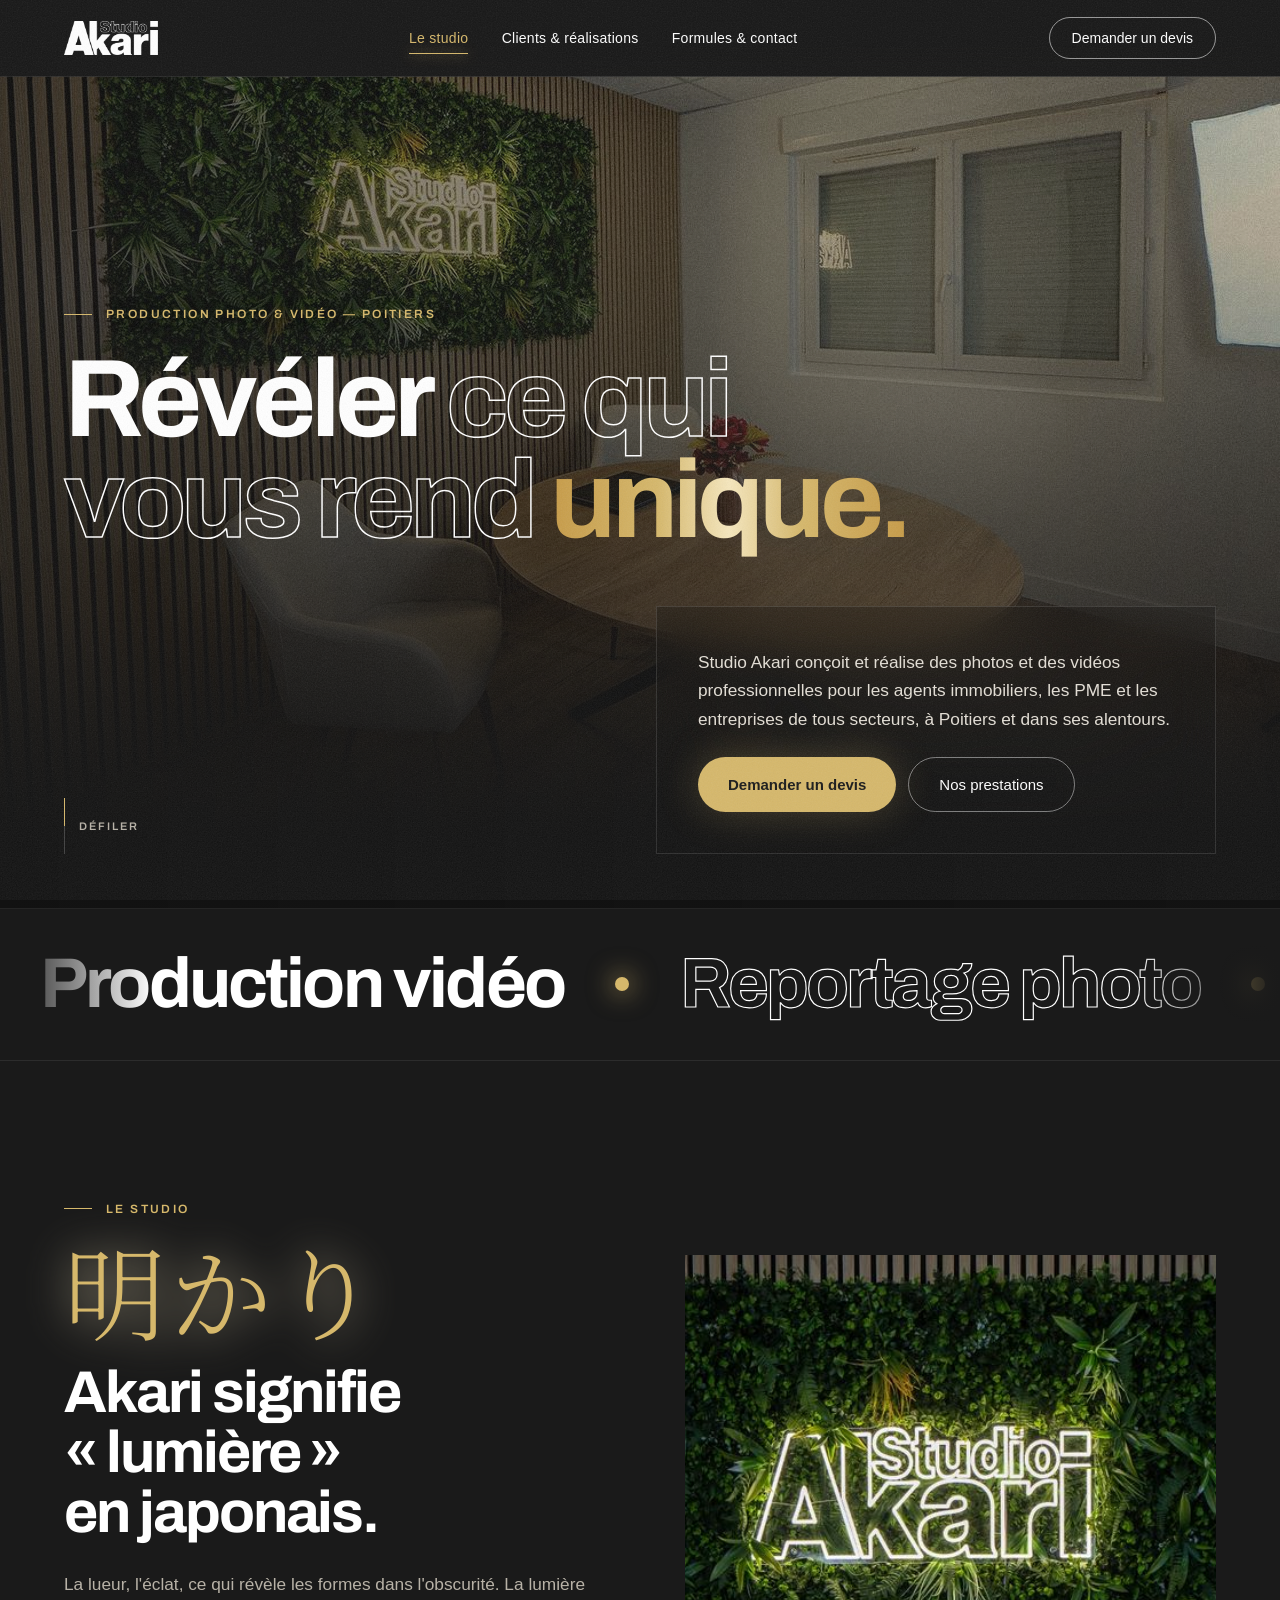
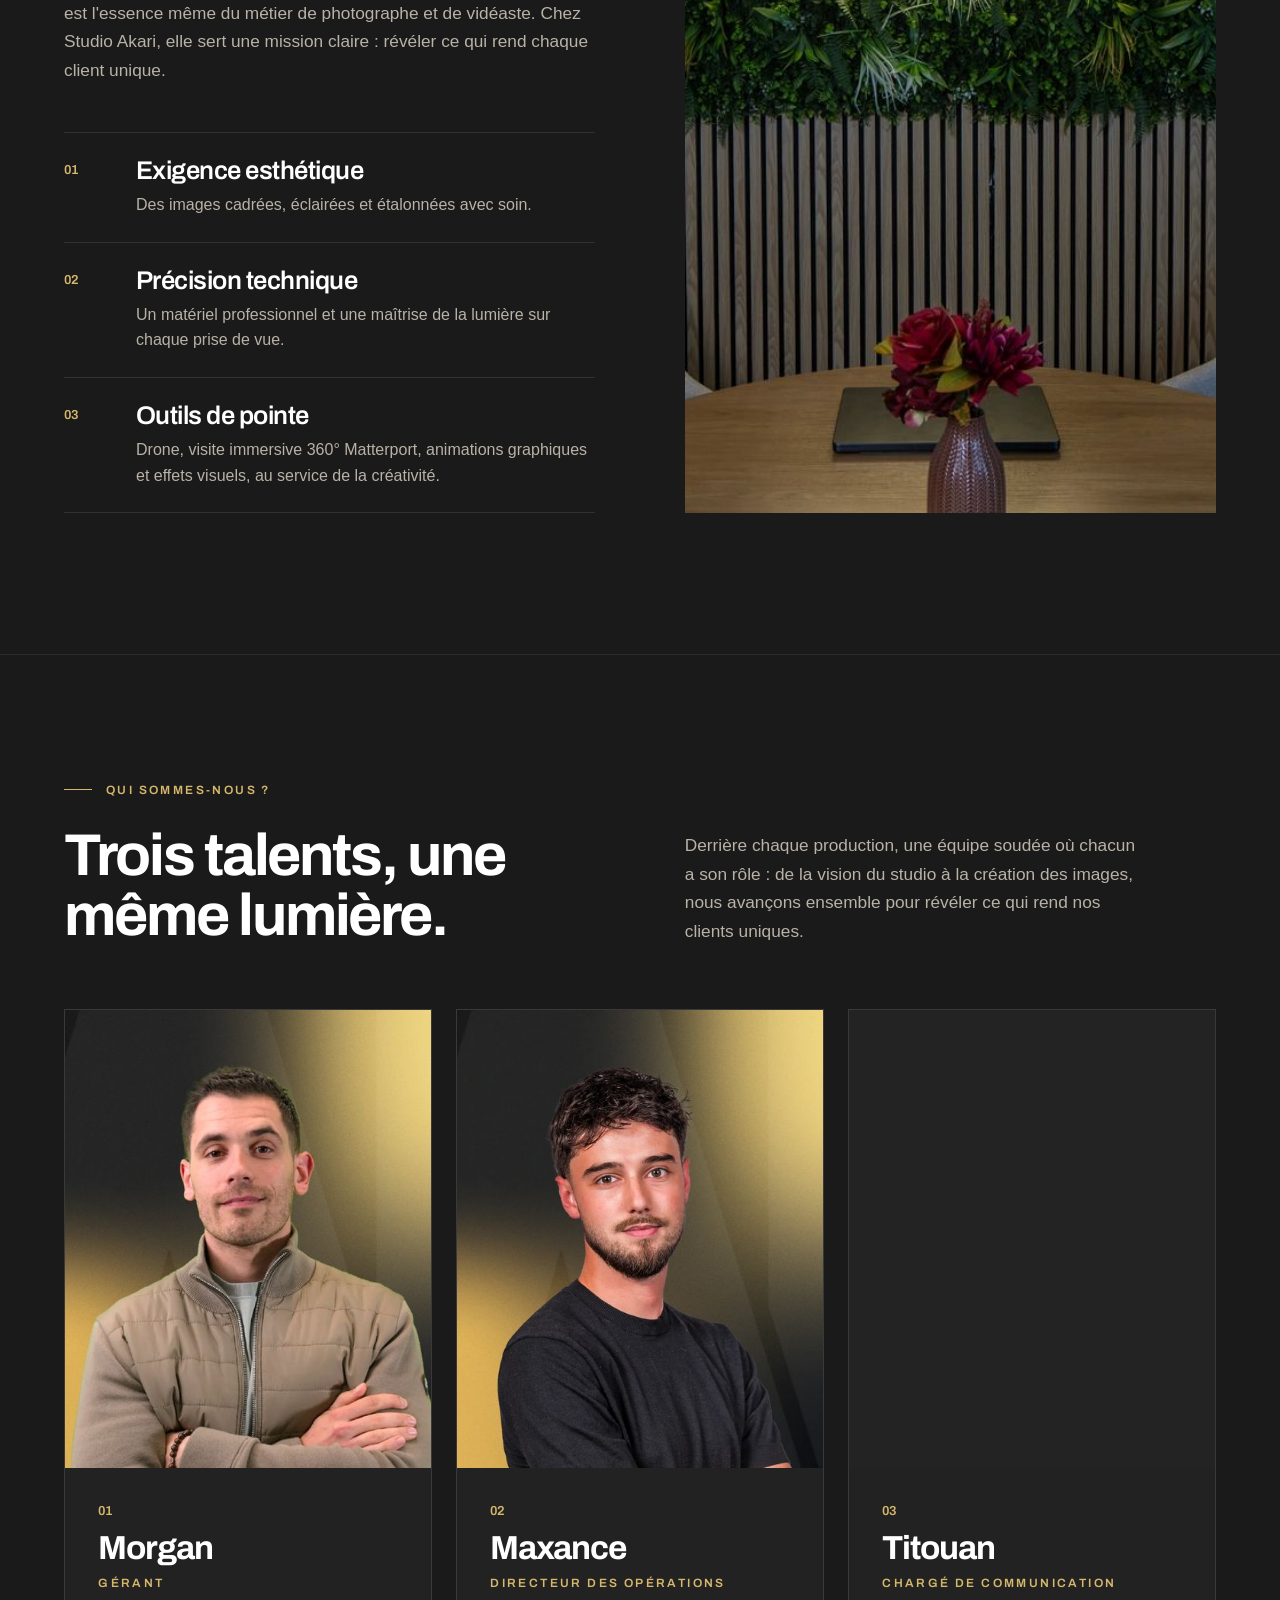
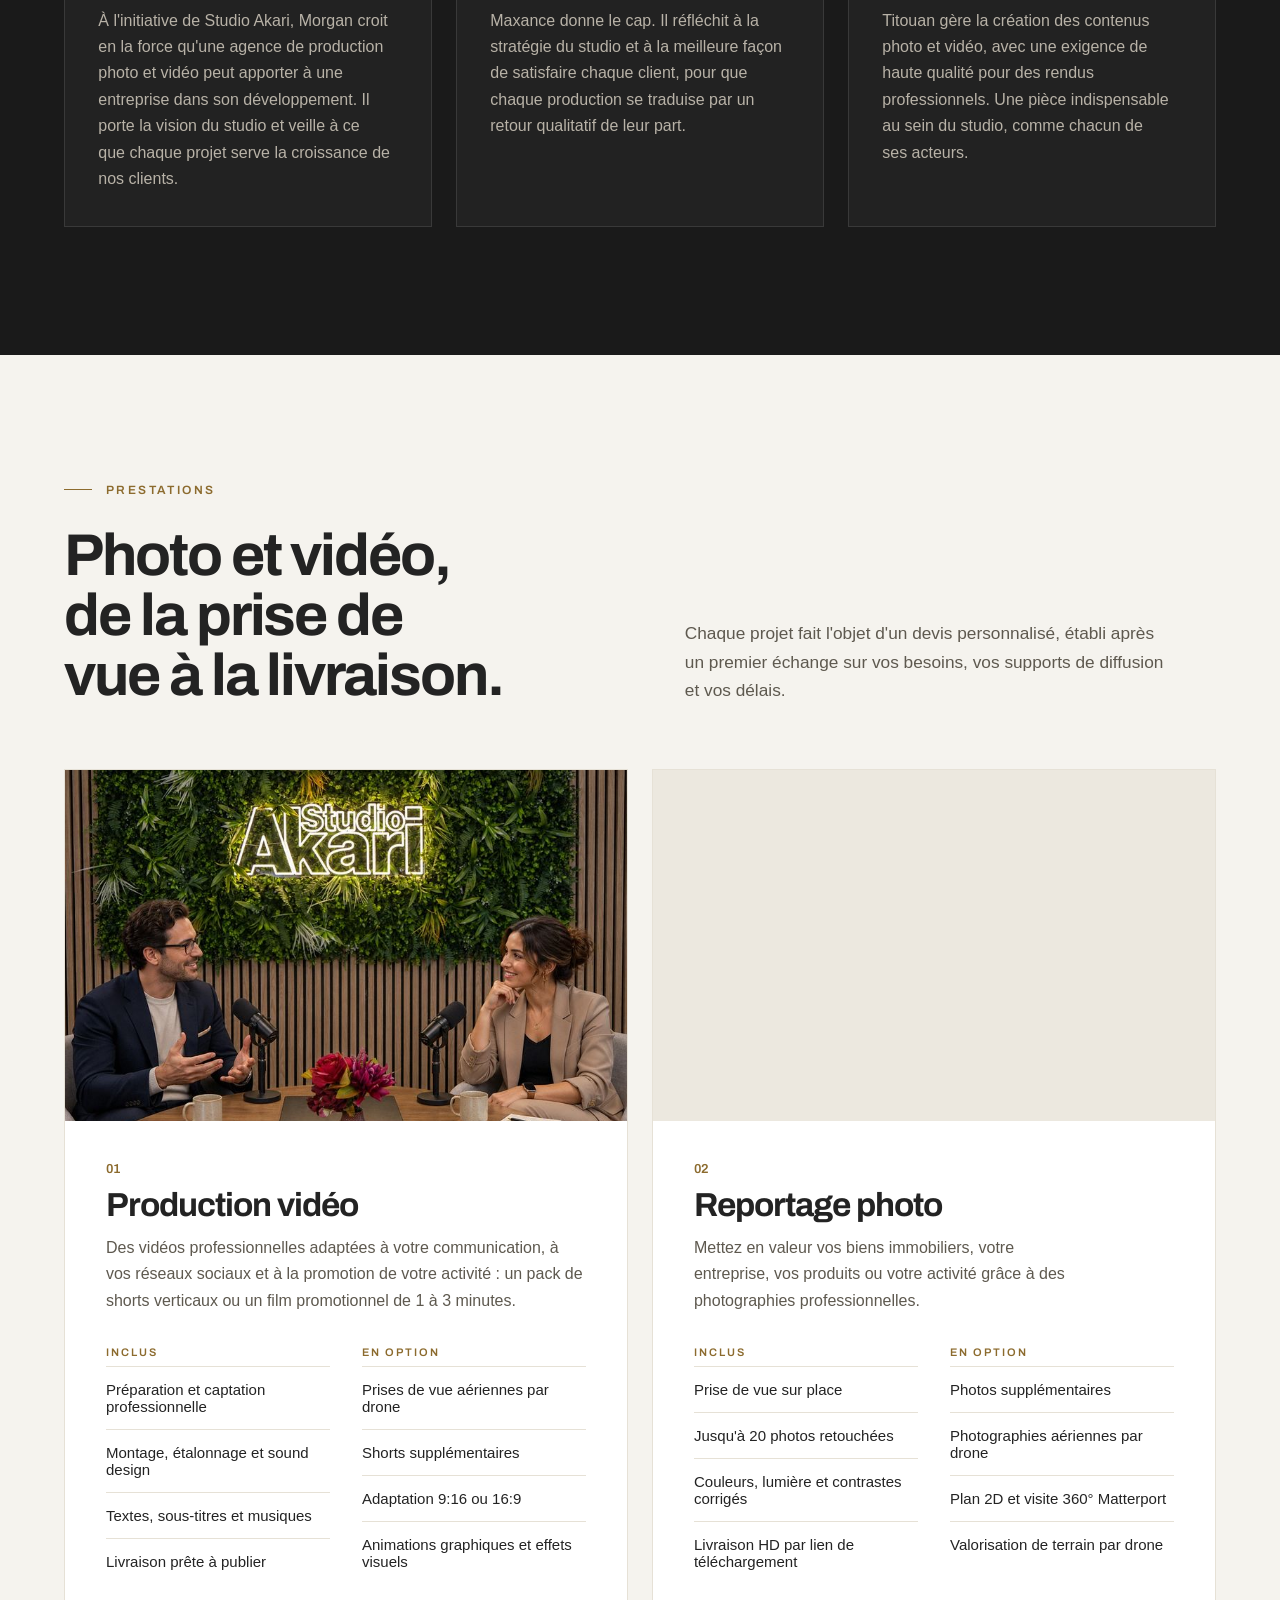
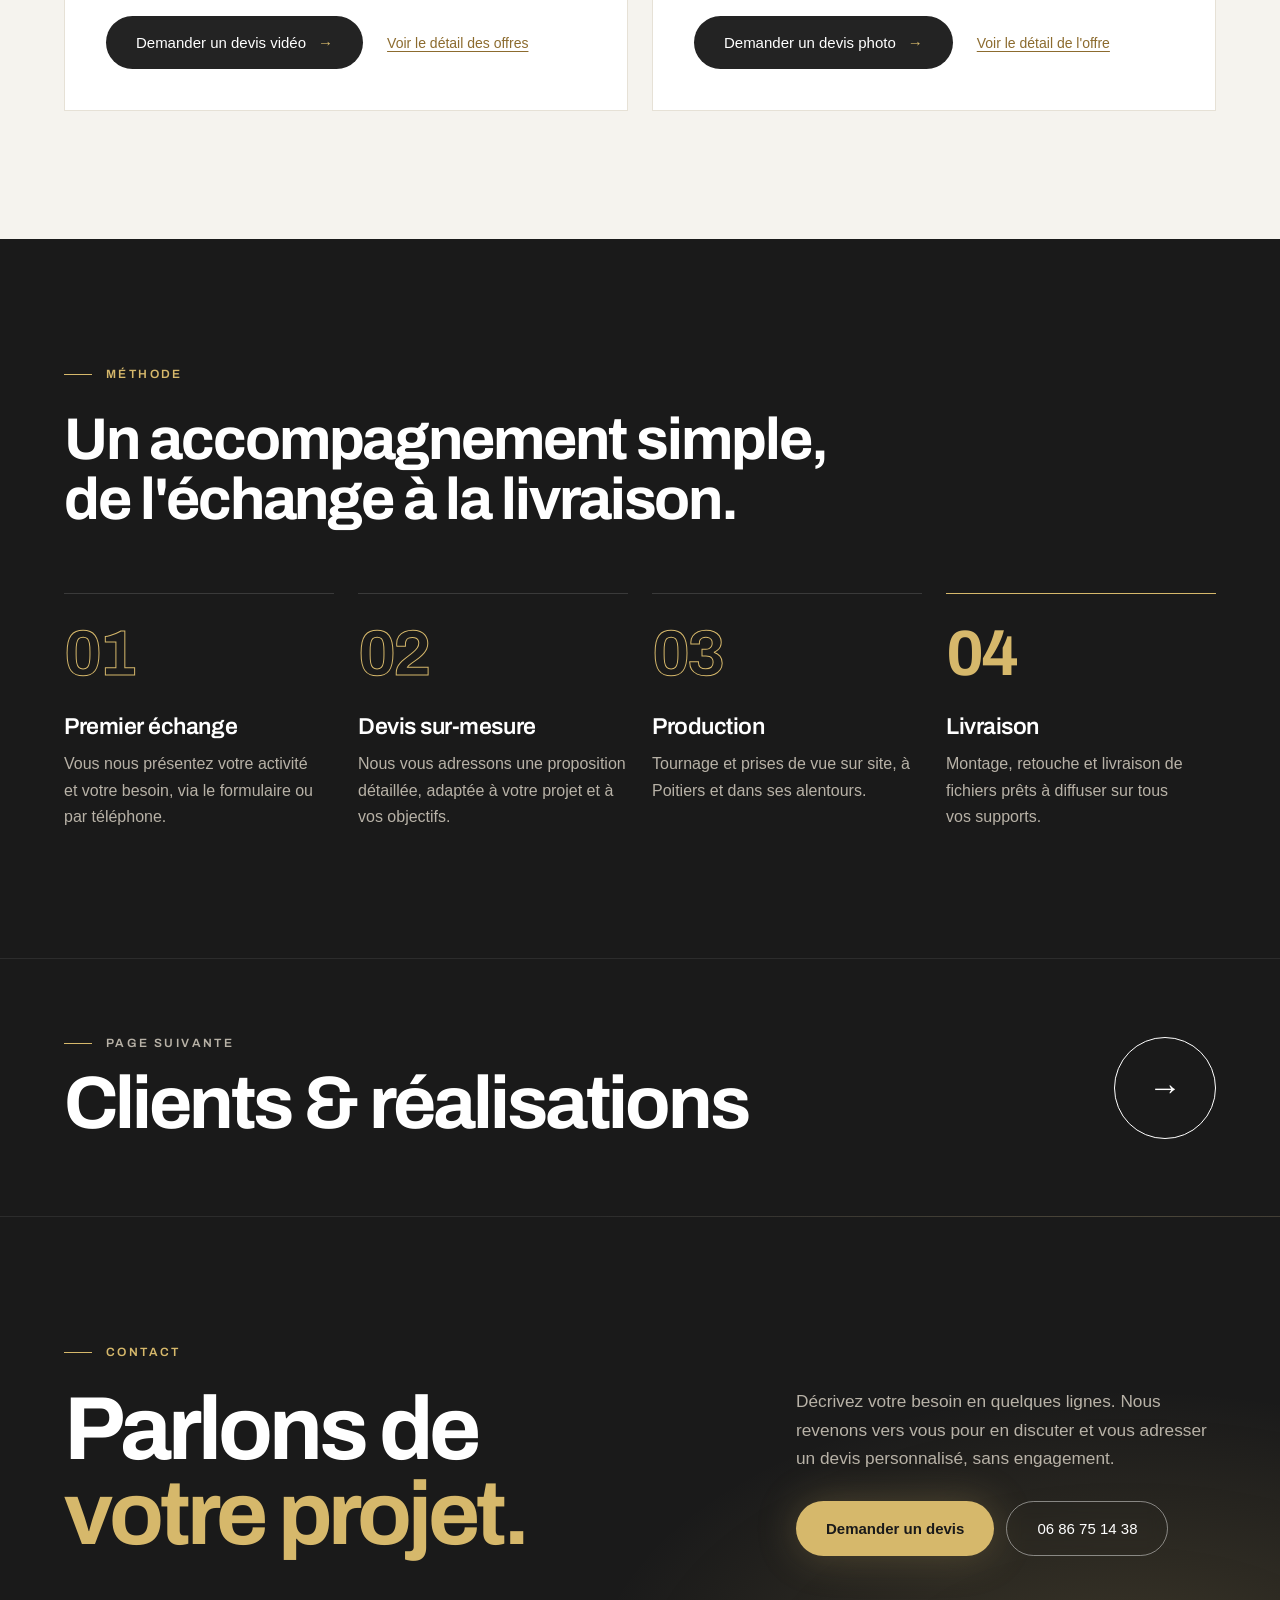
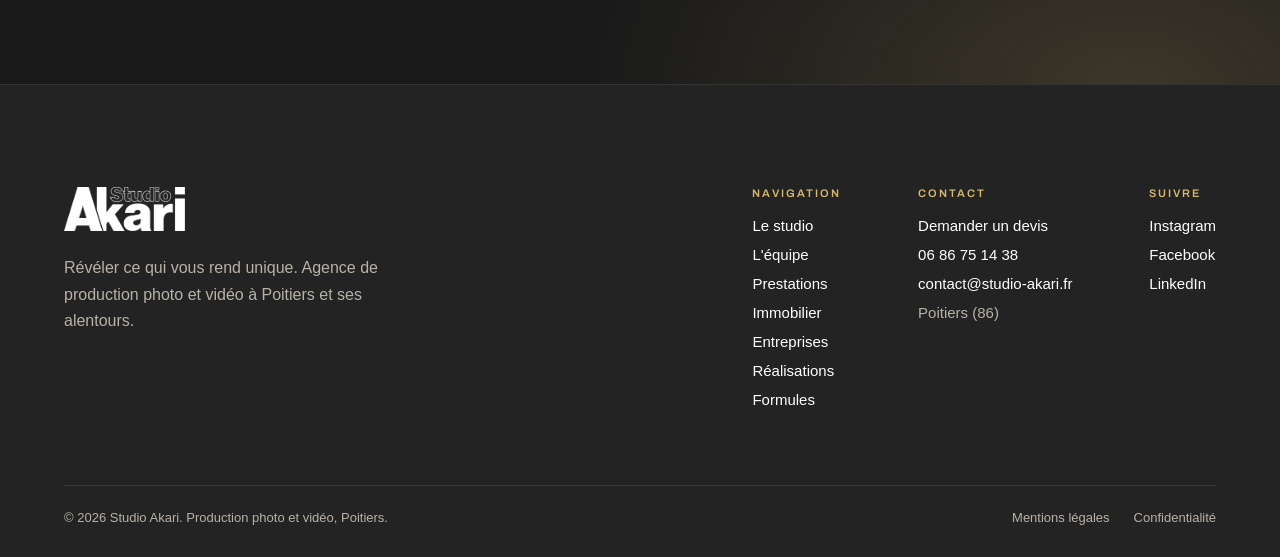
<file: index.html>
<!DOCTYPE html>
<html lang="fr">
<head>
  <meta charset="utf-8">
  <meta name="viewport" content="width=device-width, initial-scale=1">
  <title>Studio Akari — Production photo &amp; vidéo à Poitiers</title>
  <meta name="description" content="Studio Akari, agence de production photo et vidéo à Poitiers et ses alentours. Immobilier, PME et entreprises de tous secteurs. Devis sur-mesure.">
  <meta name="theme-color" content="#1A1A1A">
  <meta property="og:type" content="website">
  <meta property="og:locale" content="fr_FR">
  <meta property="og:site_name" content="Studio Akari">
  <meta property="og:title" content="Studio Akari — Production photo &amp; vidéo à Poitiers">
  <meta property="og:description" content="Révéler ce qui vous rend unique. Photos et vidéos professionnelles pour l'immobilier, les PME et les entreprises, à Poitiers et ses alentours.">
  <meta property="og:url" content="https://studio-akari.fr/">
  <meta property="og:image" content="https://studio-akari.fr/assets/img/og-image.jpg">
  <meta property="og:image:width" content="1200">
  <meta property="og:image:height" content="630">
  <meta name="twitter:card" content="summary_large_image">
  <link rel="icon" href="favicon.ico" sizes="any">
  <link rel="icon" href="assets/img/icon-512.png" type="image/png">
  <link rel="canonical" href="https://studio-akari.fr/">
  <link rel="apple-touch-icon" href="assets/img/apple-touch-icon.png">
  <link rel="manifest" href="site.webmanifest">
  <link rel="preload" href="assets/fonts/archivo-latin.woff2" as="font" type="font/woff2" crossorigin>
  <link rel="stylesheet" href="assets/css/style.css?v=20261126-2">
  <script>
    (function (d) {
      var c = d.documentElement.classList;
      c.add('js');
      if (!window.matchMedia || !matchMedia('(prefers-reduced-motion: reduce)').matches) c.add('motion');
      // Filet de sécurité : si le script principal ne se charge pas, on affiche tout.
      setTimeout(function () { if (!window.__akari) c.remove('motion', 'js'); }, 4000);
    })(document);
  </script>
  <script src="assets/js/main.js?v=20261126-2" defer></script>
  <script type="application/ld+json">
  {
    "@context": "https://schema.org",
    "@type": "ProfessionalService",
    "name": "Studio Akari",
    "description": "Agence de production photo et vidéo à Poitiers et ses alentours : immobilier, PME et entreprises de tous secteurs.",
    "slogan": "Révéler ce qui vous rend unique.",
    "url": "https://studio-akari.fr/",
    "logo": "https://studio-akari.fr/assets/img/icon-512.png",
    "image": "https://studio-akari.fr/assets/img/og-image.jpg",
    "telephone": "+33686751438",
    "email": "contact@studio-akari.fr",
    "address": { "@type": "PostalAddress", "addressLocality": "Poitiers", "addressRegion": "Vienne", "addressCountry": "FR" },
    "areaServed": { "@type": "City", "name": "Poitiers" },
    "sameAs": [
      "https://www.instagram.com/studio__akari/",
      "https://www.facebook.com/profile.php?id=61595607336107",
      "https://www.linkedin.com/company/studio-akari86"
    ],
    "knowsAbout": ["Production vidéo", "Reportage photo", "Prises de vue par drone", "Visite virtuelle 360°", "Plan 2D", "Shorts réseaux sociaux", "Film promotionnel", "Photographie immobilière"]
  }
  </script>
</head>
<body>
<a class="skip-link" href="#contenu">Aller au contenu</a>
<div class="grain" aria-hidden="true"><div class="grain__noise"></div></div>

<div class="page">
  <!-- En-tête -->
  <div class="header-spacer"></div>
  <header class="site-header">
    <div class="container site-header__bar">
      <a class="brand" href="index.html"><img src="assets/img/logo-blanc.png" alt="Studio Akari — accueil" width="94" height="34"></a>
      <nav class="nav" aria-label="Navigation principale">
        <a href="index.html" aria-current="page">Le studio</a>
        <a href="clients.html">Clients &amp; réalisations</a>
        <a href="formules.html">Formules &amp; contact</a>
      </nav>
      <div class="header-actions">
        <a class="header-cta" href="formules.html#contact">Demander un devis</a>
        <button class="menu-toggle" type="button" aria-expanded="false" aria-controls="menu-mobile">Menu</button>
      </div>
    </div>
    <nav class="mobile-nav" id="menu-mobile" aria-label="Menu mobile" hidden>
      <a href="index.html" aria-current="page">Le studio</a>
      <a href="clients.html">Clients &amp; réalisations</a>
      <a href="formules.html">Formules &amp; contact</a>
      <a class="mobile-nav__contact" href="formules.html#contact">Contact</a>
    </nav>
    <div class="scroll-progress"></div>
  </header>

  <main id="contenu">
    <!-- 01 Accueil : photo plein écran derrière le titre -->
    <section class="hero hero--full" data-spotlight data-intro>
      <figure class="media hero__bg">
        <div class="scene" data-scene="beam" aria-hidden="true"></div>
        <img src="assets/img/photos/hero-studio-1280.jpg"
             srcset="assets/img/photos/hero-studio-800.jpg 800w,
                     assets/img/photos/hero-studio-1280.jpg 1280w,
                     assets/img/photos/hero-studio-1920.jpg 1920w"
             sizes="(max-width: 699px) 175vw, 100vw" width="1920" height="1536" alt="Le studio Akari à Poitiers : salle de rendez-vous avec mur végétal et enseigne lumineuse" fetchpriority="high">
      </figure>
      <div class="spotlight" aria-hidden="true"></div>
      <div class="hero__shade" aria-hidden="true"></div>
      <div class="container hero__content">
        <div class="eyebrow hero__eyebrow" data-reveal="fade"><span class="eyebrow-line" data-reveal="line" data-delay="200"></span>Production photo &amp; vidéo — Poitiers</div>
        <h1 class="display display--full">
          <span class="line"><span data-reveal="rise" data-delay="120">Révéler <span class="outline">ce qui</span></span></span>
          <span class="line"><span data-reveal="rise" data-delay="260"><span class="outline">vous rend</span> <span class="shimmer">unique.</span></span></span>
        </h1>
        <div class="hero__row">
          <div class="scroll-cue" data-reveal="fade" data-delay="900" aria-hidden="true">
            <span class="scroll-cue__track"><span class="scroll-cue__bar"></span></span>
            <span>Défiler</span>
          </div>
          <div class="hero__card" data-reveal="up" data-delay="520">
            <p>Studio Akari conçoit et réalise des photos et des vidéos professionnelles pour les agents immobiliers, les PME et les entreprises de tous secteurs, à Poitiers et dans ses alentours.</p>
            <div class="btn-row">
              <a class="btn btn--gold" href="formules.html#contact">Demander un devis</a>
              <a class="btn btn--ghost" href="#prestations">Nos prestations</a>
            </div>
          </div>
        </div>
      </div>
    </section>

    <!-- Bandeau des savoir-faire -->
    <div class="marquee">
      <div class="marquee__track">
        <ul class="marquee__group">
          <li>Production vidéo</li><li class="marquee__dot" aria-hidden="true"></li>
          <li class="outline">Reportage photo</li><li class="marquee__dot" aria-hidden="true"></li>
          <li>Prises de vue drone</li><li class="marquee__dot" aria-hidden="true"></li>
          <li class="outline">Shorts réseaux sociaux</li><li class="marquee__dot" aria-hidden="true"></li>
          <li>Visite virtuelle 360°</li><li class="marquee__dot" aria-hidden="true"></li>
          <li class="outline">Plan 2D</li><li class="marquee__dot" aria-hidden="true"></li>
        </ul>
        <ul class="marquee__group" aria-hidden="true">
          <li>Production vidéo</li><li class="marquee__dot"></li>
          <li class="outline">Reportage photo</li><li class="marquee__dot"></li>
          <li>Prises de vue drone</li><li class="marquee__dot"></li>
          <li class="outline">Shorts réseaux sociaux</li><li class="marquee__dot"></li>
          <li>Visite virtuelle 360°</li><li class="marquee__dot"></li>
          <li class="outline">Plan 2D</li><li class="marquee__dot"></li>
        </ul>
      </div>
      <div class="marquee__fade" aria-hidden="true"></div>
    </div>

    <!-- 02 Le studio -->
    <section id="studio" class="section">
      <div class="container pad-lg">
        <div class="eyebrow" data-reveal="fade"><span class="eyebrow-line" data-reveal="line" data-delay="150"></span>Le studio</div>
        <div class="studio__grid">
        <div>
          <div class="kanji" lang="ja" data-reveal="blur" data-delay="100">
            <span class="kanji__glow" aria-hidden="true">明かり</span>
            <span class="kanji__text">明かり</span>
          </div>
          <h2 class="title" data-reveal="blur">Akari signifie «&nbsp;lumière&nbsp;» en japonais.</h2>
          <p class="lead studio__lead" data-reveal="up" data-delay="140">La lueur, l'éclat, ce qui révèle les formes dans l'obscurité. La lumière est l'essence même du métier de photographe et de vidéaste. Chez Studio Akari, elle sert une mission claire&nbsp;: révéler ce qui rend chaque client unique.</p>
          <ol class="values">
            <li class="values__item" data-reveal="up" data-delay="0">
              <span class="values__num">01</span>
              <div><h3 class="values__title">Exigence esthétique</h3><p class="values__text">Des images cadrées, éclairées et étalonnées avec soin.</p></div>
            </li>
            <li class="values__item" data-reveal="up" data-delay="120">
              <span class="values__num">02</span>
              <div><h3 class="values__title">Précision technique</h3><p class="values__text">Un matériel professionnel et une maîtrise de la lumière sur chaque prise de vue.</p></div>
            </li>
            <li class="values__item" data-reveal="up" data-delay="240">
              <span class="values__num">03</span>
              <div><h3 class="values__title">Outils de pointe</h3><p class="values__text">Drone, visite immersive 360° Matterport, animations graphiques et effets visuels, au service de la créativité.</p></div>
            </li>
          </ol>
        </div>
        <figure class="media studio__photo" data-reveal="clip">
          <div class="scene" data-scene="softbox" aria-hidden="true"></div>
          <img src="assets/img/photos/studio-neon-864.jpg"
               srcset="assets/img/photos/studio-neon-600.jpg 600w,
                       assets/img/photos/studio-neon-864.jpg 864w"
               sizes="(min-width: 960px) 560px, 100vw" width="864" height="1080" alt="Le studio Akari : enseigne lumineuse sur mur végétal, au-dessus de la table de rendez-vous" loading="lazy" decoding="async">
        </figure>
        </div>
      </div>
    </section>

    <!-- 03 Qui sommes-nous ? -->
    <section id="equipe" class="section section--rule" aria-labelledby="equipe-titre">
      <div class="container pad">
        <div class="team__head">
          <div>
            <div class="eyebrow" data-reveal="fade"><span class="eyebrow-line" data-reveal="line" data-delay="150"></span>Qui sommes-nous&nbsp;?</div>
            <h2 class="title mt-28" id="equipe-titre" data-reveal="blur">Trois talents, une même lumière.</h2>
          </div>
          <p class="lead team__lead" data-reveal="up" data-delay="140">Derrière chaque production, une équipe soudée où chacun a son rôle&nbsp;: de la vision du studio à la création des images, nous avançons ensemble pour révéler ce qui rend nos clients uniques.</p>
        </div>
        <ul class="team">
          <li class="member" data-reveal="up" data-delay="0">
            <figure class="media member__photo" data-reveal="clip" data-delay="0">
              <img src="assets/img/photos/equipe-morgan-480.jpg"
                   srcset="assets/img/photos/equipe-morgan-480.jpg 480w,
                           assets/img/photos/equipe-morgan-800.jpg 800w"
                   sizes="(min-width: 1280px) 360px, (min-width: 760px) 30vw, 100vw" width="800" height="1000" alt="Portrait de Morgan, gérant de Studio Akari" loading="lazy" decoding="async">
            </figure>
            <div class="member__body">
              <span class="member__num">01</span>
              <h3 class="member__name">Morgan</h3>
              <p class="member__role">Gérant</p>
              <p class="member__text">À l'initiative de Studio Akari, Morgan croit en la force qu'une agence de production photo et vidéo peut apporter à une entreprise dans son développement. Il porte la vision du studio et veille à ce que chaque projet serve la croissance de nos clients.</p>
            </div>
          </li>
          <li class="member" data-reveal="up" data-delay="120">
            <figure class="media member__photo" data-reveal="clip" data-delay="120">
              <img src="assets/img/photos/equipe-maxance-480.jpg"
                   srcset="assets/img/photos/equipe-maxance-480.jpg 480w,
                           assets/img/photos/equipe-maxance-800.jpg 800w"
                   sizes="(min-width: 1280px) 360px, (min-width: 760px) 30vw, 100vw" width="800" height="1000" alt="Portrait de Maxance, directeur des opérations de Studio Akari" loading="lazy" decoding="async">
            </figure>
            <div class="member__body">
              <span class="member__num">02</span>
              <h3 class="member__name">Maxance</h3>
              <p class="member__role">Directeur des opérations</p>
              <p class="member__text">Maxance donne le cap. Il réfléchit à la stratégie du studio et à la meilleure façon de satisfaire chaque client, pour que chaque production se traduise par un retour qualitatif de leur part.</p>
            </div>
          </li>
          <li class="member" data-reveal="up" data-delay="240">
            <figure class="media member__photo" data-reveal="clip" data-delay="240">
              <img src="assets/img/photos/equipe-titouan-480.jpg"
                   srcset="assets/img/photos/equipe-titouan-480.jpg 480w,
                           assets/img/photos/equipe-titouan-800.jpg 800w"
                   sizes="(min-width: 1280px) 360px, (min-width: 760px) 30vw, 100vw" width="800" height="1000" alt="Portrait de Titouan, chargé de communication de Studio Akari" loading="lazy" decoding="async">
            </figure>
            <div class="member__body">
              <span class="member__num">03</span>
              <h3 class="member__name">Titouan</h3>
              <p class="member__role">Chargé de communication</p>
              <p class="member__text">Titouan gère la création des contenus photo et vidéo, avec une exigence de haute qualité pour des rendus professionnels. Une pièce indispensable au sein du studio, comme chacun de ses acteurs.</p>
            </div>
          </li>
        </ul>
      </div>
    </section>

    <!-- 04 Prestations -->
    <section id="prestations" class="section section--paper">
      <div class="container pad">
        <div class="prestations__head">
          <div>
            <div class="eyebrow eyebrow--bronze" data-reveal="fade"><span class="eyebrow-line" data-reveal="line" data-delay="150"></span>Prestations</div>
            <h2 class="title mt-28" data-reveal="blur">Photo et vidéo, de la prise de vue à la livraison.</h2>
          </div>
          <p class="lead prestations__lead" data-reveal="up" data-delay="140">Chaque projet fait l'objet d'un devis personnalisé, établi après un premier échange sur vos besoins, vos supports de diffusion et vos délais.</p>
        </div>
        <div class="offers">
          <article id="video" class="offer" data-reveal="up" data-delay="0">
            <figure class="media media--offer" data-reveal="clip">
              <div class="scene" data-scene="flare" data-hud aria-hidden="true"></div>
              <img src="assets/img/photos/tournage-podcast-800.jpg"
               srcset="assets/img/photos/tournage-podcast-800.jpg 800w,
                       assets/img/photos/tournage-podcast-1350.jpg 1350w"
               sizes="(min-width: 1100px) 560px, 100vw" width="1350" height="1080" alt="Interview filmée au format podcast devant le mur végétal lumineux du studio" loading="lazy" decoding="async" style="--pos: 50% 58%">
            </figure>
            <div class="offer__body">
              <span class="offer__num">01</span>
              <h3 class="offer__title">Production vidéo</h3>
              <p class="offer__text">Des vidéos professionnelles adaptées à votre communication, à vos réseaux sociaux et à la promotion de votre activité&nbsp;: un pack de shorts verticaux ou un film promotionnel de 1 à 3 minutes.</p>
              <div class="offer__lists">
                <div>
                  <h4 class="offer__label">Inclus</h4>
                  <ul class="offer__list">
                    <li>Préparation et captation professionnelle</li>
                    <li>Montage, étalonnage et sound design</li>
                    <li>Textes, sous-titres et musiques</li>
                    <li>Livraison prête à publier</li>
                  </ul>
                </div>
                <div>
                  <h4 class="offer__label">En option</h4>
                  <ul class="offer__list">
                    <li>Prises de vue aériennes par drone</li>
                    <li>Shorts supplémentaires</li>
                    <li>Adaptation 9:16 ou 16:9</li>
                    <li>Animations graphiques et effets visuels</li>
                  </ul>
                </div>
              </div>
              <div class="offer__actions">
                <a class="btn btn--dark offer__cta" href="formules.html?service=video#contact">Demander un devis vidéo <span class="btn__arrow" aria-hidden="true">→</span></a>
                <a class="offer__more" href="formules.html#offre-shorts">Voir le détail des offres</a>
              </div>
            </div>
          </article>

          <article id="photo" class="offer" data-reveal="up" data-delay="150">
            <figure class="media media--offer" data-reveal="clip">
              <div class="scene" data-scene="bokeh" data-seed="11" data-af aria-hidden="true"></div>
              <img src="assets/img/photos/studio-plateau-800.jpg"
               srcset="assets/img/photos/studio-plateau-800.jpg 800w,
                       assets/img/photos/studio-plateau-1350.jpg 1350w"
               sizes="(min-width: 1100px) 560px, 100vw" width="1350" height="1080" alt="Plateau photo du studio : appareil sur trépied, boîtes à lumière et mur végétal au logo Studio Akari" loading="lazy" decoding="async" style="--pos: 50% 55%">
            </figure>
            <div class="offer__body">
              <span class="offer__num">02</span>
              <h3 class="offer__title">Reportage photo</h3>
              <p class="offer__text">Mettez en valeur vos biens immobiliers, votre entreprise, vos produits ou votre activité grâce à des photographies professionnelles.</p>
              <div class="offer__lists">
                <div>
                  <h4 class="offer__label">Inclus</h4>
                  <ul class="offer__list">
                    <li>Prise de vue sur place</li>
                    <li>Jusqu'à 20 photos retouchées</li>
                    <li>Couleurs, lumière et contrastes corrigés</li>
                    <li>Livraison HD par lien de téléchargement</li>
                  </ul>
                </div>
                <div>
                  <h4 class="offer__label">En option</h4>
                  <ul class="offer__list">
                    <li>Photos supplémentaires</li>
                    <li>Photographies aériennes par drone</li>
                    <li>Plan 2D et visite 360° Matterport</li>
                    <li>Valorisation de terrain par drone</li>
                  </ul>
                </div>
              </div>
              <div class="offer__actions">
                <a class="btn btn--dark offer__cta" href="formules.html?service=photo#contact">Demander un devis photo <span class="btn__arrow" aria-hidden="true">→</span></a>
                <a class="offer__more" href="formules.html#offre-photo">Voir le détail de l'offre</a>
              </div>
            </div>
          </article>
        </div>
      </div>
    </section>

    <!-- 05 Méthode -->
    <section id="methode" class="section">
      <div class="container pad">
        <div class="eyebrow" data-reveal="fade"><span class="eyebrow-line" data-reveal="line" data-delay="150"></span>Méthode</div>
        <h2 class="title mt-28 methode__title" data-reveal="blur">Un accompagnement simple, de l'échange à la livraison.</h2>
        <ol class="steps">
          <li class="step" data-reveal="up" data-delay="0">
            <div class="step__num" aria-hidden="true">01</div>
            <h3 class="step__title">Premier échange</h3>
            <p class="step__text">Vous nous présentez votre activité et votre besoin, via le formulaire ou par téléphone.</p>
          </li>
          <li class="step" data-reveal="up" data-delay="120">
            <div class="step__num" aria-hidden="true">02</div>
            <h3 class="step__title">Devis sur-mesure</h3>
            <p class="step__text">Nous vous adressons une proposition détaillée, adaptée à votre projet et à vos objectifs.</p>
          </li>
          <li class="step" data-reveal="up" data-delay="240">
            <div class="step__num" aria-hidden="true">03</div>
            <h3 class="step__title">Production</h3>
            <p class="step__text">Tournage et prises de vue sur site, à Poitiers et dans ses alentours.</p>
          </li>
          <li class="step step--final" data-reveal="up" data-delay="360">
            <div class="step__num" aria-hidden="true">04</div>
            <h3 class="step__title">Livraison</h3>
            <p class="step__text">Montage, retouche et livraison de fichiers prêts à diffuser sur tous vos supports.</p>
          </li>
        </ol>
      </div>
    </section>
  </main>

  <!-- Page suivante -->
  <a class="next-page" href="clients.html">
    <div class="container next-page__inner">
      <div>
        <div class="eyebrow"><span class="eyebrow-line"></span>Page suivante</div>
        <div class="next-page__label" data-reveal="up">Clients &amp; réalisations</div>
      </div>
      <span class="next-page__arrow" aria-hidden="true">→</span>
    </div>
  </a>

  <!-- Appel à l'action -->
  <section class="cta" aria-labelledby="cta-titre">
    <div class="container pad">
      <div class="eyebrow" data-reveal="fade"><span class="eyebrow-line" data-reveal="line" data-delay="150"></span>Contact</div>
      <div class="cta__row">
        <h2 class="display cta__title" id="cta-titre" data-reveal="blur">Parlons de <span>votre projet.</span></h2>
        <div class="cta__side" data-reveal="up" data-delay="160">
          <p class="lead">Décrivez votre besoin en quelques lignes. Nous revenons vers vous pour en discuter et vous adresser un devis personnalisé, sans engagement.</p>
          <div class="btn-row">
            <a class="btn btn--gold" href="formules.html#contact">Demander un devis</a>
            <a class="btn btn--ghost" href="tel:+33686751438">06&nbsp;86&nbsp;75&nbsp;14&nbsp;38</a>
          </div>
        </div>
      </div>
    </div>
  </section>

  <!-- Pied de page -->
  <footer class="site-footer">
    <div class="container site-footer__inner">
      <div class="site-footer__top">
        <div class="site-footer__brand">
          <a href="index.html"><img src="assets/img/logo-blanc.png" alt="Studio Akari — accueil" width="121" height="44" loading="lazy"></a>
          <p>Révéler ce qui vous rend unique. Agence de production photo et vidéo à Poitiers et ses alentours.</p>
        </div>
        <div class="site-footer__cols">
          <nav class="site-footer__col" aria-labelledby="footer-nav">
            <h2 id="footer-nav">Navigation</h2>
            <a href="index.html#studio">Le studio</a>
            <a href="index.html#equipe">L'équipe</a>
            <a href="index.html#prestations">Prestations</a>
            <a href="clients.html#immobilier">Immobilier</a>
            <a href="clients.html#entreprises">Entreprises</a>
            <a href="clients.html#realisations">Réalisations</a>
            <a href="formules.html">Formules</a>
          </nav>
          <div class="site-footer__col">
            <h2>Contact</h2>
            <a href="formules.html#contact">Demander un devis</a>
            <a href="tel:+33686751438">06&nbsp;86&nbsp;75&nbsp;14&nbsp;38</a>
            <a href="mailto:contact@studio-akari.fr">contact@studio-akari.fr</a>
            <span>Poitiers (86)</span>
          </div>
          <div class="site-footer__col">
            <h2>Suivre</h2>
            <a href="https://www.instagram.com/studio__akari/" target="_blank" rel="noopener">Instagram</a>
            <a href="https://www.facebook.com/profile.php?id=61595607336107" target="_blank" rel="noopener">Facebook</a>
            <a href="https://www.linkedin.com/company/studio-akari86" target="_blank" rel="noopener">LinkedIn</a>
          </div>
        </div>
      </div>
      <div class="site-footer__bottom">
        <span>© 2026 Studio Akari. Production photo et vidéo, Poitiers.</span>
        <div class="site-footer__legal">
          <a href="mentions-legales.html">Mentions légales</a>
          <a href="mentions-legales.html#confidentialite">Confidentialité</a>
        </div>
      </div>
    </div>
  </footer>
</div>
</body>
</html>
</file>
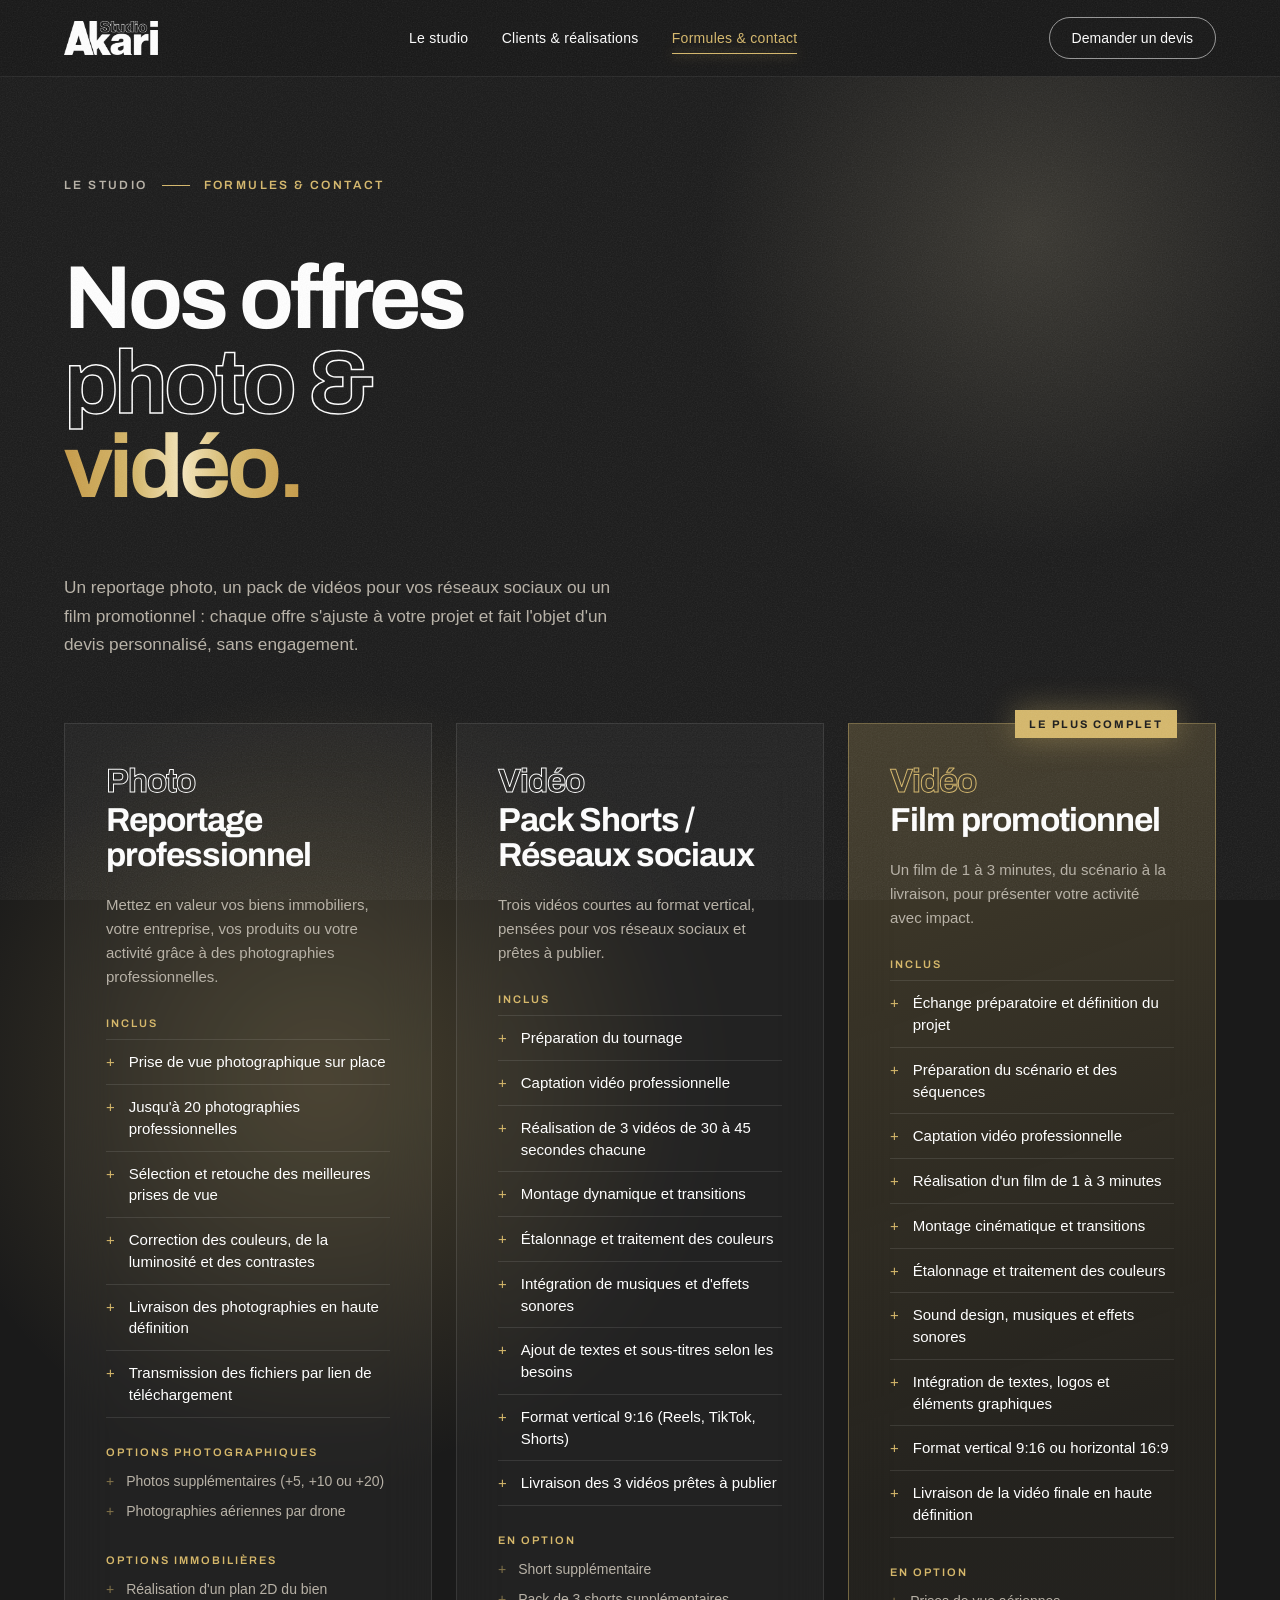
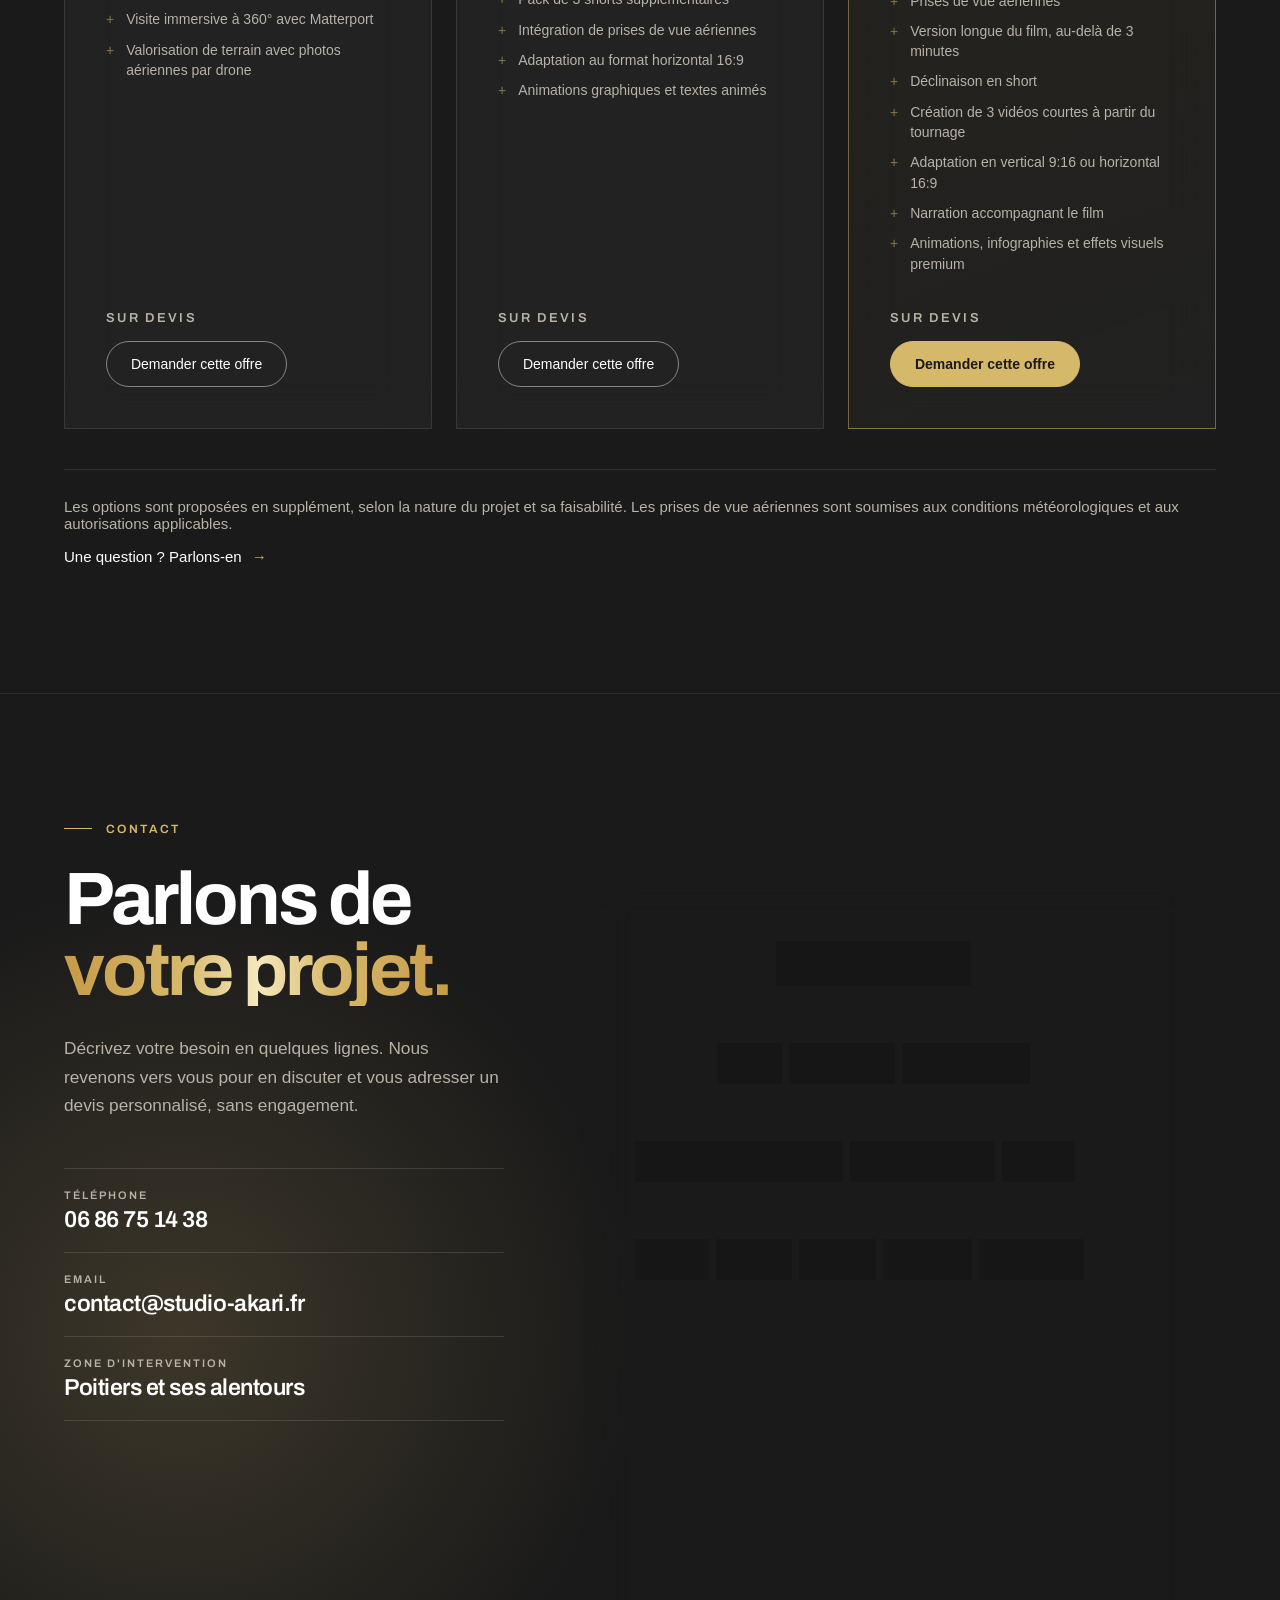
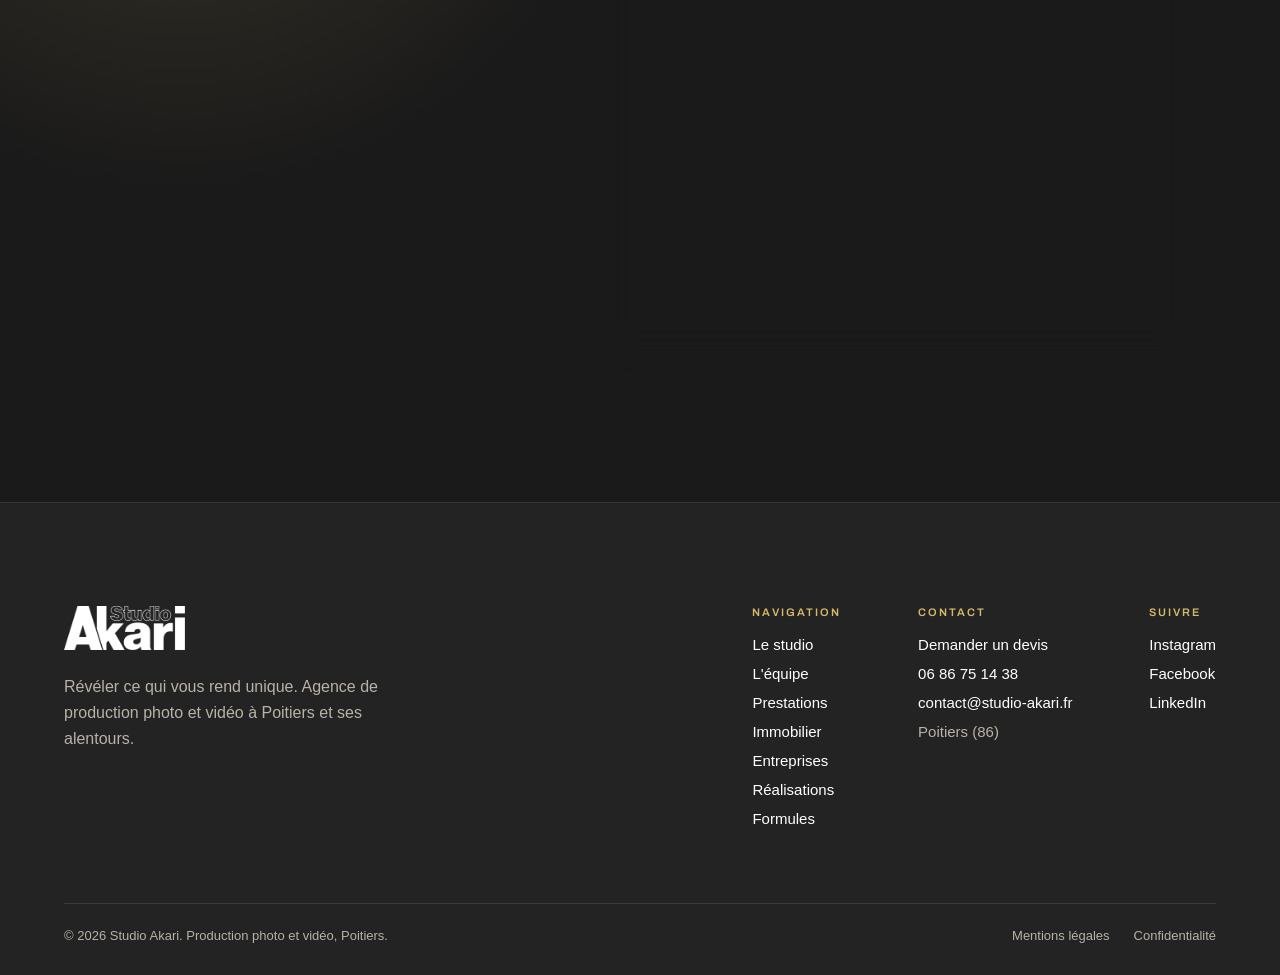
<file: formules.html>
<!DOCTYPE html>
<html lang="fr">
<head>
  <meta charset="utf-8">
  <meta name="viewport" content="width=device-width, initial-scale=1">
  <title>Offres photo &amp; vidéo et contact — Studio Akari, Poitiers</title>
  <meta name="description" content="Reportage photo, pack de shorts pour les réseaux sociaux et film promotionnel : les offres de Studio Akari et le formulaire de demande de devis, à Poitiers et ses alentours.">
  <meta name="theme-color" content="#1A1A1A">
  <meta property="og:type" content="website">
  <meta property="og:locale" content="fr_FR">
  <meta property="og:site_name" content="Studio Akari">
  <meta property="og:title" content="Offres photo &amp; vidéo et demande de devis — Studio Akari">
  <meta property="og:description" content="Reportage photo, Pack Shorts / Réseaux sociaux et Film promotionnel. Devis personnalisé, sans engagement.">
  <meta property="og:url" content="https://studio-akari.fr/formules.html">
  <meta property="og:image" content="https://studio-akari.fr/assets/img/og-image.jpg">
  <meta property="og:image:width" content="1200">
  <meta property="og:image:height" content="630">
  <meta name="twitter:card" content="summary_large_image">
  <link rel="icon" href="favicon.ico" sizes="any">
  <link rel="icon" href="assets/img/icon-512.png" type="image/png">
  <link rel="canonical" href="https://studio-akari.fr/formules.html">
  <link rel="apple-touch-icon" href="assets/img/apple-touch-icon.png">
  <link rel="manifest" href="site.webmanifest">
  <link rel="preload" href="assets/fonts/archivo-latin.woff2" as="font" type="font/woff2" crossorigin>
  <link rel="stylesheet" href="assets/css/style.css?v=20261126-2">
  <script>
    (function (d) {
      var c = d.documentElement.classList;
      c.add('js');
      if (!window.matchMedia || !matchMedia('(prefers-reduced-motion: reduce)').matches) c.add('motion');
      // Filet de sécurité : si le script principal ne se charge pas, on affiche tout.
      setTimeout(function () { if (!window.__akari) c.remove('motion', 'js'); }, 4000);
    })(document);
  </script>
  <script src="assets/js/main.js?v=20261126-2" defer></script>
  <script src="assets/js/contact.js?v=20261126-2" defer></script>
</head>
<body>
<a class="skip-link" href="#contenu">Aller au contenu</a>
<div class="grain" aria-hidden="true"><div class="grain__noise"></div></div>

<div class="page">
  <!-- En-tête -->
  <div class="header-spacer"></div>
  <header class="site-header">
    <div class="container site-header__bar">
      <a class="brand" href="index.html"><img src="assets/img/logo-blanc.png" alt="Studio Akari — accueil" width="94" height="34"></a>
      <nav class="nav" aria-label="Navigation principale">
        <a href="index.html">Le studio</a>
        <a href="clients.html">Clients &amp; réalisations</a>
        <a href="formules.html" aria-current="page">Formules &amp; contact</a>
      </nav>
      <div class="header-actions">
        <a class="header-cta" href="formules.html#contact">Demander un devis</a>
        <button class="menu-toggle" type="button" aria-expanded="false" aria-controls="menu-mobile">Menu</button>
      </div>
    </div>
    <nav class="mobile-nav" id="menu-mobile" aria-label="Menu mobile" hidden>
      <a href="index.html">Le studio</a>
      <a href="clients.html">Clients &amp; réalisations</a>
      <a href="formules.html" aria-current="page">Formules &amp; contact</a>
      <a class="mobile-nav__contact" href="formules.html#contact">Contact</a>
    </nav>
    <div class="scroll-progress"></div>
  </header>

  <main id="contenu">
    <!-- 01 Nos offres -->
    <section id="offres" class="page-hero">
      <div class="glows glows--form" aria-hidden="true"><span></span><span></span></div>
      <div class="container page-hero__inner page-hero__inner--tall">
        <nav class="eyebrow breadcrumb" aria-label="Fil d'Ariane" data-reveal="fade">
          <a href="index.html">Le studio</a>
          <span class="eyebrow-line" data-reveal="line" data-delay="200"></span>
          <span aria-current="page">Formules &amp; contact</span>
        </nav>
        <h1 class="display display--page">
          <span class="line"><span data-reveal="rise" data-delay="120">Nos offres</span></span>
          <span class="line"><span class="outline" data-reveal="rise" data-delay="240">photo &amp;</span></span>
          <span class="line"><span class="shimmer" data-reveal="rise" data-delay="360">vidéo.</span></span>
        </h1>
        <p class="lead formules__lead" data-reveal="up" data-delay="520">Un reportage photo, un pack de vidéos pour vos réseaux sociaux ou un film promotionnel&nbsp;: chaque offre s'ajuste à votre projet et fait l'objet d'un devis personnalisé, sans engagement.</p>

        <div class="plans">
          <article class="plan" id="offre-photo" data-reveal="up" data-delay="0">
            <h2 class="plan__name"><span class="plan__sig">Photo</span><span>Reportage professionnel</span></h2>
            <div class="plan__body">
              <p class="plan__intro">Mettez en valeur vos biens immobiliers, votre entreprise, vos produits ou votre activité grâce à des photographies professionnelles.</p>
              <h3 class="plan__label">Inclus</h3>
              <ul class="plan__list">
              <li>Prise de vue photographique sur place</li>
              <li>Jusqu'à 20 photographies professionnelles</li>
              <li>Sélection et retouche des meilleures prises de vue</li>
              <li>Correction des couleurs, de la luminosité et des contrastes</li>
              <li>Livraison des photographies en haute définition</li>
              <li>Transmission des fichiers par lien de téléchargement</li>
              </ul>
              <h3 class="plan__label">Options photographiques</h3>
              <ul class="plan__options">
              <li>Photos supplémentaires (+5, +10 ou +20)</li>
              <li>Photographies aériennes par drone</li>
              </ul>
              <h3 class="plan__label">Options immobilières</h3>
              <ul class="plan__options">
              <li>Réalisation d'un plan 2D du bien</li>
              <li>Visite immersive à 360° avec Matterport</li>
              <li>Valorisation de terrain avec photos aériennes par drone</li>
              </ul>
            </div>
            <div class="plan__foot">
              <span class="plan__price">Sur devis</span>
              <a class="btn btn--sm btn--outline" href="formules.html?offre=photo#contact" data-offre="photo">Demander cette offre</a>
            </div>
          </article>
          <article class="plan" id="offre-shorts" data-reveal="up" data-delay="150">
            <h2 class="plan__name"><span class="plan__sig">Vidéo</span><span>Pack Shorts / Réseaux sociaux</span></h2>
            <div class="plan__body">
              <p class="plan__intro">Trois vidéos courtes au format vertical, pensées pour vos réseaux sociaux et prêtes à publier.</p>
              <h3 class="plan__label">Inclus</h3>
              <ul class="plan__list">
              <li>Préparation du tournage</li>
              <li>Captation vidéo professionnelle</li>
              <li>Réalisation de 3 vidéos de 30 à 45 secondes chacune</li>
              <li>Montage dynamique et transitions</li>
              <li>Étalonnage et traitement des couleurs</li>
              <li>Intégration de musiques et d'effets sonores</li>
              <li>Ajout de textes et sous-titres selon les besoins</li>
              <li>Format vertical 9:16 (Reels, TikTok, Shorts)</li>
              <li>Livraison des 3 vidéos prêtes à publier</li>
              </ul>
              <h3 class="plan__label">En option</h3>
              <ul class="plan__options">
              <li>Short supplémentaire</li>
              <li>Pack de 3 shorts supplémentaires</li>
              <li>Intégration de prises de vue aériennes</li>
              <li>Adaptation au format horizontal 16:9</li>
              <li>Animations graphiques et textes animés</li>
              </ul>
            </div>
            <div class="plan__foot">
              <span class="plan__price">Sur devis</span>
              <a class="btn btn--sm btn--outline" href="formules.html?offre=shorts#contact" data-offre="shorts">Demander cette offre</a>
            </div>
          </article>
          <article class="plan plan--featured" id="offre-film" data-reveal="up" data-delay="300">
            <span class="plan__badge">Le plus complet</span>
            <h2 class="plan__name"><span class="plan__sig">Vidéo</span><span>Film promotionnel</span></h2>
            <div class="plan__body">
              <p class="plan__intro">Un film de 1 à 3 minutes, du scénario à la livraison, pour présenter votre activité avec impact.</p>
              <h3 class="plan__label">Inclus</h3>
              <ul class="plan__list">
              <li>Échange préparatoire et définition du projet</li>
              <li>Préparation du scénario et des séquences</li>
              <li>Captation vidéo professionnelle</li>
              <li>Réalisation d'un film de 1 à 3 minutes</li>
              <li>Montage cinématique et transitions</li>
              <li>Étalonnage et traitement des couleurs</li>
              <li>Sound design, musiques et effets sonores</li>
              <li>Intégration de textes, logos et éléments graphiques</li>
              <li>Format vertical 9:16 ou horizontal 16:9</li>
              <li>Livraison de la vidéo finale en haute définition</li>
              </ul>
              <h3 class="plan__label">En option</h3>
              <ul class="plan__options">
              <li>Prises de vue aériennes</li>
              <li>Version longue du film, au-delà de 3 minutes</li>
              <li>Déclinaison en short</li>
              <li>Création de 3 vidéos courtes à partir du tournage</li>
              <li>Adaptation en vertical 9:16 ou horizontal 16:9</li>
              <li>Narration accompagnant le film</li>
              <li>Animations, infographies et effets visuels premium</li>
              </ul>
            </div>
            <div class="plan__foot">
              <span class="plan__price">Sur devis</span>
              <a class="btn btn--sm btn--gold" href="formules.html?offre=film#contact" data-offre="film">Demander cette offre</a>
            </div>
          </article>
        </div>

        <div class="plans__note" data-reveal="up">
          <p>Les options sont proposées en supplément, selon la nature du projet et sa faisabilité. Les prises de vue aériennes sont soumises aux conditions météorologiques et aux autorisations applicables.</p>
          <a href="#contact">Une question&nbsp;? Parlons-en <span class="btn__arrow" aria-hidden="true">→</span></a>
        </div>
      </div>
    </section>

    <!-- 02 Contact -->
    <section id="contact" class="section section--clip section--rule">
      <div class="glows glows--soft" aria-hidden="true"><span></span></div>
      <div class="container pad">
        <div class="eyebrow eyebrow--spaced" data-reveal="fade"><span class="eyebrow-line" data-reveal="line" data-delay="150"></span>Contact</div>
        <div class="contact__grid">
          <div class="contact__intro">
            <h2 class="display display--section">
              <span class="line"><span data-reveal="rise" data-delay="120">Parlons de</span></span>
              <span class="line"><span class="shimmer" data-reveal="rise" data-delay="240">votre projet.</span></span>
            </h2>
            <p class="lead contact__lead" data-reveal="up" data-delay="400">Décrivez votre besoin en quelques lignes. Nous revenons vers vous pour en discuter et vous adresser un devis personnalisé, sans engagement.</p>
            <div class="contact__info" data-reveal="up" data-delay="500">
              <a href="tel:+33686751438"><span class="info-label">Téléphone</span><span class="info-value">06&nbsp;86&nbsp;75&nbsp;14&nbsp;38</span></a>
              <a href="mailto:contact@studio-akari.fr"><span class="info-label">Email</span><span class="info-value">contact@studio-akari.fr</span></a>
              <div><span class="info-label">Zone d'intervention</span><span class="info-value">Poitiers et ses alentours</span></div>
            </div>
          </div>

          <div class="contact__panel" data-reveal="up" data-delay="200">
            <figure class="media contact__bg">
              <picture>
                <source media="(max-width: 699.98px)" srcset="assets/img/photos/contact-fond-mobile-800.jpg">
                  <img src="assets/img/photos/contact-fond-800.jpg"
                     srcset="assets/img/photos/contact-fond-800.jpg 800w,
                             assets/img/photos/contact-fond-1350.jpg 1350w"
                     sizes="(min-width: 1100px) 640px, 100vw" width="1350" height="3750" alt="Au studio : ordinateur affichant le logo Studio Akari, appareil photo sur trépied et boîte à lumière" loading="lazy" decoding="async">
              </picture>
            </figure>
            <!--
              ENVOI DU FORMULAIRE — Formspree (formulaire « xrpeoqlb »)
              - Avec JavaScript (cas normal) : contact.js vérifie les champs puis envoie la demande
                en arrière-plan à l'adresse data-endpoint et affiche le message de remerciement.
              - Sans JavaScript : le navigateur envoie directement le formulaire à l'adresse action.
              - Si data-endpoint est vidé, l'envoi se fait par la messagerie du visiteur (data-mailto).
              Les demandes arrivent sur contact@studio-akari.fr ; « Répondre » écrit directement au client.
            -->
            <form class="form" id="devis-form" action="https://formspree.io/f/xrpeoqlb" method="post" data-endpoint="https://formspree.io/f/xrpeoqlb" data-mailto="contact@studio-akari.fr">
              <input type="hidden" name="_subject" value="Nouvelle demande de devis — Studio Akari">
              <input type="hidden" name="offre" value="">
              <div class="hp" aria-hidden="true">
                <label>Ne pas remplir ce champ <input type="text" name="_gotcha" tabindex="-1" autocomplete="off"></label>
              </div>

              <fieldset class="form__group">
                <legend class="form__label">Comment souhaitez-vous être contacté&nbsp;?</legend>
                <div class="chips">
                  <label class="chip-opt"><input class="sr-only" type="radio" name="contact" value="Rappel téléphonique" data-mode="call" checked><span class="chip chip--lg">Rappelez-moi</span></label>
                  <label class="chip-opt"><input class="sr-only" type="radio" name="contact" value="Réponse par email" data-mode="email"><span class="chip chip--lg">Répondez-moi par email</span></label>
                </div>
              </fieldset>

              <fieldset class="form__group" data-call-only>
                <legend class="form__label">Créneau de rappel préféré</legend>
                <div class="chips">
                  <label class="chip-opt"><input class="sr-only" type="radio" name="creneau" value="Matin" data-phrase="dans la matinée" checked><span class="chip">Matin</span></label>
                  <label class="chip-opt"><input class="sr-only" type="radio" name="creneau" value="Midi" data-phrase="en fin de matinée"><span class="chip">Midi</span></label>
                  <label class="chip-opt"><input class="sr-only" type="radio" name="creneau" value="Après-midi" data-phrase="dans l'après-midi"><span class="chip">Après-midi</span></label>
                  <label class="chip-opt"><input class="sr-only" type="radio" name="creneau" value="Fin de journée" data-phrase="en fin de journée"><span class="chip">Fin de journée</span></label>
                </div>
              </fieldset>

              <fieldset class="form__group">
                <legend class="form__label">Vous êtes</legend>
                <div class="chips" data-deselectable>
                  <label class="chip-opt"><input class="sr-only" type="radio" name="profil" value="Agent / agence immobilière" data-key="immobilier"><span class="chip">Agent / agence immobilière</span></label>
                  <label class="chip-opt"><input class="sr-only" type="radio" name="profil" value="Entreprise / PME" data-key="entreprise"><span class="chip">Entreprise / PME</span></label>
                  <label class="chip-opt"><input class="sr-only" type="radio" name="profil" value="Autre"><span class="chip">Autre</span></label>
                </div>
              </fieldset>

              <fieldset class="form__group">
                <legend class="form__label">Prestations souhaitées</legend>
                <div class="chips">
                  <label class="chip-opt"><input class="sr-only" type="checkbox" name="prestations" value="Vidéo" data-key="video"><span class="chip">Vidéo</span></label>
                  <label class="chip-opt"><input class="sr-only" type="checkbox" name="prestations" value="Photo" data-key="photo"><span class="chip">Photo</span></label>
                  <label class="chip-opt"><input class="sr-only" type="checkbox" name="prestations" value="Drone"><span class="chip">Drone</span></label>
                  <label class="chip-opt"><input class="sr-only" type="checkbox" name="prestations" value="Plan 2D"><span class="chip">Plan 2D</span></label>
                  <label class="chip-opt"><input class="sr-only" type="checkbox" name="prestations" value="Visite 360°"><span class="chip">Visite 360°</span></label>
                </div>
                <div class="formule-pill" data-offre-pill hidden>
                  <span>Offre choisie&nbsp;: <strong data-offre-label></strong></span>
                  <button type="button" data-clear-offre>Retirer</button>
                </div>
              </fieldset>

              <div class="form__fields">
                <div class="field">
                  <label class="form__label" for="f-nom">Nom et prénom *</label>
                  <input id="f-nom" type="text" name="nom" placeholder="Camille Martin" autocomplete="name" aria-describedby="e-nom" required>
                  <span class="field-error" id="e-nom"></span>
                </div>
                <div class="field">
                  <label class="form__label" for="f-entreprise">Entreprise / agence</label>
                  <input id="f-entreprise" type="text" name="entreprise" placeholder="Nom de votre structure" autocomplete="organization">
                </div>
                <div class="field">
                  <label class="form__label" for="f-email">Email *</label>
                  <input id="f-email" type="email" name="email" placeholder="vous@entreprise.fr" autocomplete="email" aria-describedby="e-email" required>
                  <span class="field-error" id="e-email"></span>
                </div>
                <div class="field">
                  <label class="form__label" for="f-tel" data-phone-label>Téléphone *</label>
                  <input id="f-tel" type="tel" name="telephone" placeholder="06 12 34 56 78" autocomplete="tel" aria-describedby="e-tel">
                  <span class="field-error" id="e-tel"></span>
                </div>
              </div>

              <div class="field">
                <label class="form__label" for="f-ville">Ville du projet</label>
                <input id="f-ville" type="text" name="ville" placeholder="Poitiers, Buxerolles, Chasseneuil-du-Poitou…" autocomplete="address-level2">
              </div>

              <div class="field">
                <label class="form__label" for="f-projet">Votre projet</label>
                <textarea id="f-projet" name="projet" rows="4" placeholder="Type de contenu, lieu, délais, supports de diffusion…"></textarea>
              </div>

              <div class="consent">
                <label class="consent__label">
                  <input class="sr-only" type="checkbox" name="consentement" value="oui" aria-describedby="e-consent" required>
                  <span class="consent__box" aria-hidden="true"></span>
                  <span>J'accepte que les informations saisies soient utilisées par Studio Akari pour me recontacter au sujet de ma demande (<a href="mentions-legales.html#confidentialite">en savoir plus</a>).</span>
                </label>
                <span class="field-error" id="e-consent"></span>
              </div>

              <p class="form__status" data-form-status role="alert" hidden></p>

              <div class="form__foot">
                <span class="form__note">* Champs obligatoires</span>
                <button class="btn btn--gold form__submit" type="submit">Envoyer ma demande <span aria-hidden="true">→</span></button>
              </div>
            </form>

            <div class="success" data-form-success tabindex="-1" hidden>
              <div class="success__mark" aria-hidden="true"></div>
              <h2 class="success__title" data-success-title>Merci.</h2>
              <p class="success__text" data-success-text></p>
              <div class="btn-row">
                <button class="btn btn--sm btn--ghost" type="button" data-form-reset>Envoyer une autre demande</button>
                <a class="btn btn--sm btn--gold btn--flat" href="clients.html#realisations">Voir nos réalisations</a>
              </div>
            </div>
          </div>
        </div>
      </div>
    </section>
  </main>

  <!-- Pied de page -->
  <footer class="site-footer">
    <div class="container site-footer__inner">
      <div class="site-footer__top">
        <div class="site-footer__brand">
          <a href="index.html"><img src="assets/img/logo-blanc.png" alt="Studio Akari — accueil" width="121" height="44" loading="lazy"></a>
          <p>Révéler ce qui vous rend unique. Agence de production photo et vidéo à Poitiers et ses alentours.</p>
        </div>
        <div class="site-footer__cols">
          <nav class="site-footer__col" aria-labelledby="footer-nav">
            <h2 id="footer-nav">Navigation</h2>
            <a href="index.html#studio">Le studio</a>
            <a href="index.html#equipe">L'équipe</a>
            <a href="index.html#prestations">Prestations</a>
            <a href="clients.html#immobilier">Immobilier</a>
            <a href="clients.html#entreprises">Entreprises</a>
            <a href="clients.html#realisations">Réalisations</a>
            <a href="formules.html">Formules</a>
          </nav>
          <div class="site-footer__col">
            <h2>Contact</h2>
            <a href="formules.html#contact">Demander un devis</a>
            <a href="tel:+33686751438">06&nbsp;86&nbsp;75&nbsp;14&nbsp;38</a>
            <a href="mailto:contact@studio-akari.fr">contact@studio-akari.fr</a>
            <span>Poitiers (86)</span>
          </div>
          <div class="site-footer__col">
            <h2>Suivre</h2>
            <a href="https://www.instagram.com/studio__akari/" target="_blank" rel="noopener">Instagram</a>
            <a href="https://www.facebook.com/profile.php?id=61595607336107" target="_blank" rel="noopener">Facebook</a>
            <a href="https://www.linkedin.com/company/studio-akari86" target="_blank" rel="noopener">LinkedIn</a>
          </div>
        </div>
      </div>
      <div class="site-footer__bottom">
        <span>© 2026 Studio Akari. Production photo et vidéo, Poitiers.</span>
        <div class="site-footer__legal">
          <a href="mentions-legales.html">Mentions légales</a>
          <a href="mentions-legales.html#confidentialite">Confidentialité</a>
        </div>
      </div>
    </div>
  </footer>
</div>
</body>
</html>
</file>
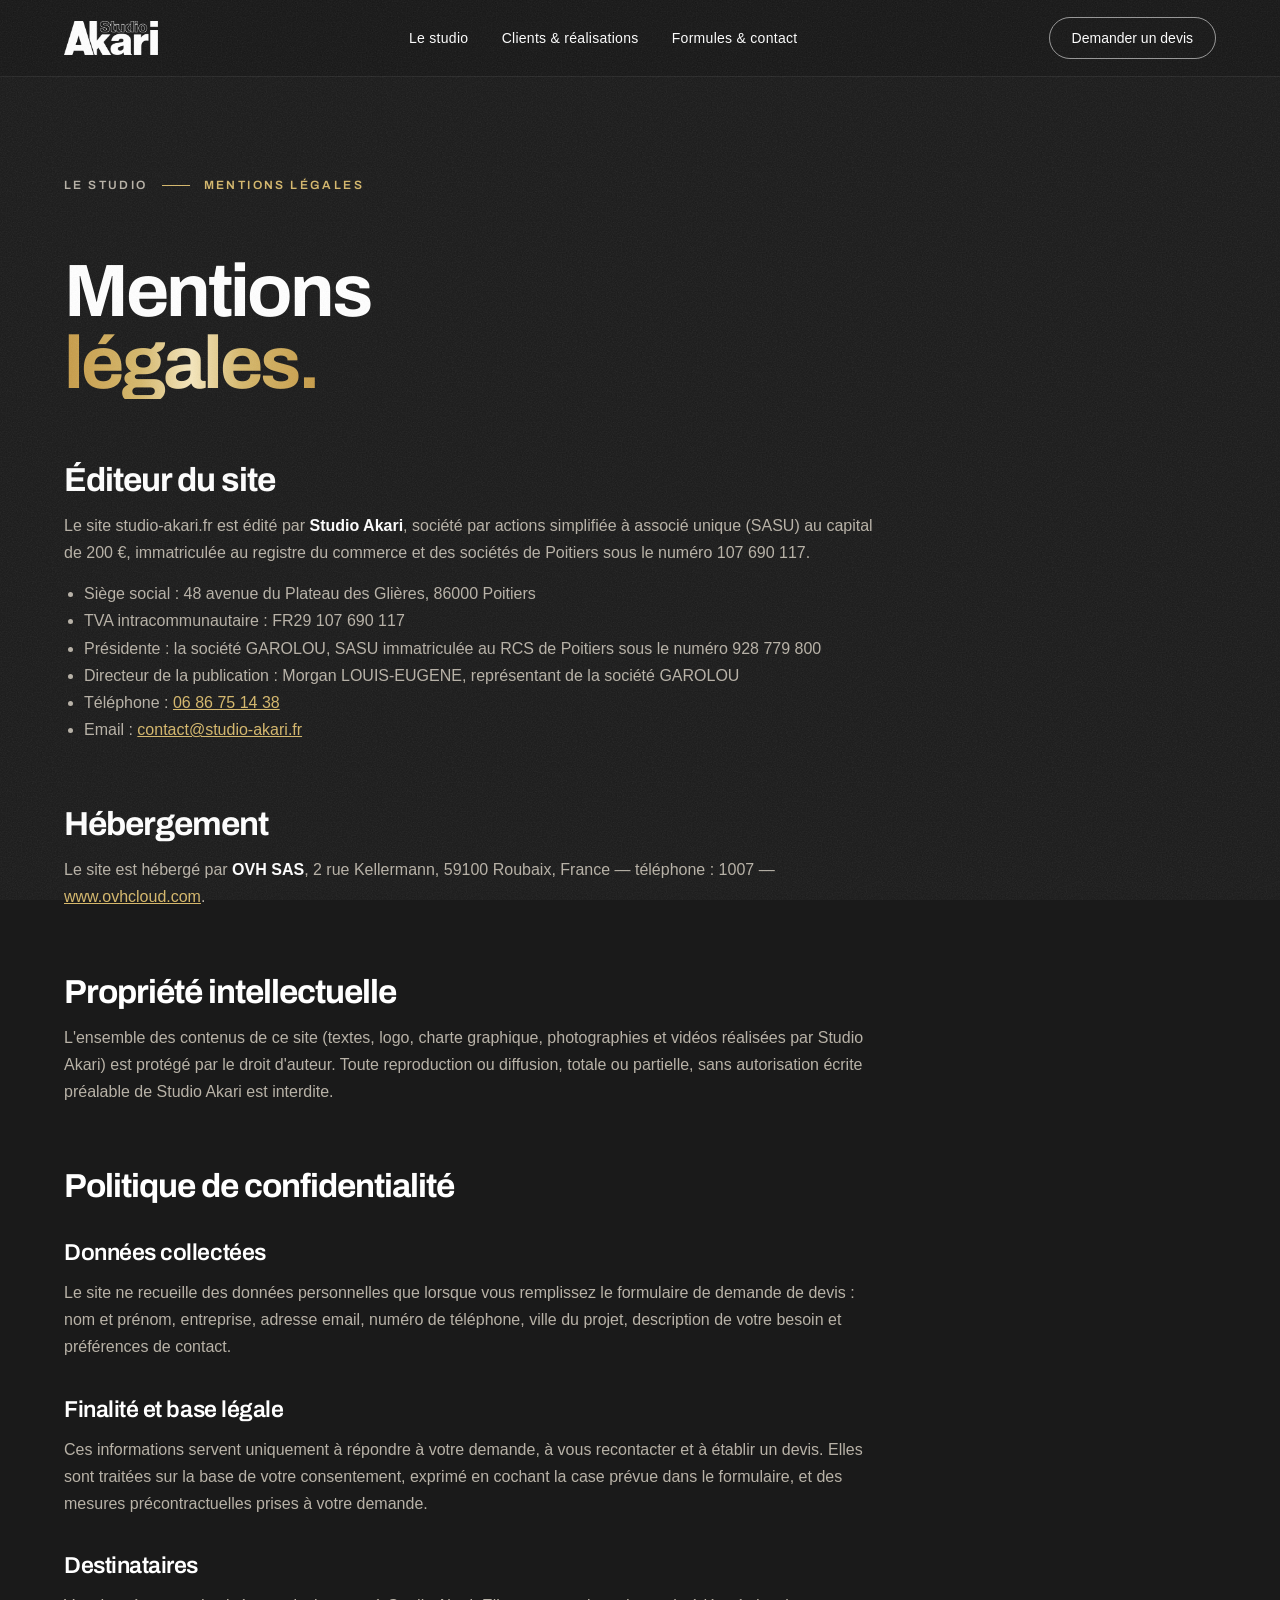
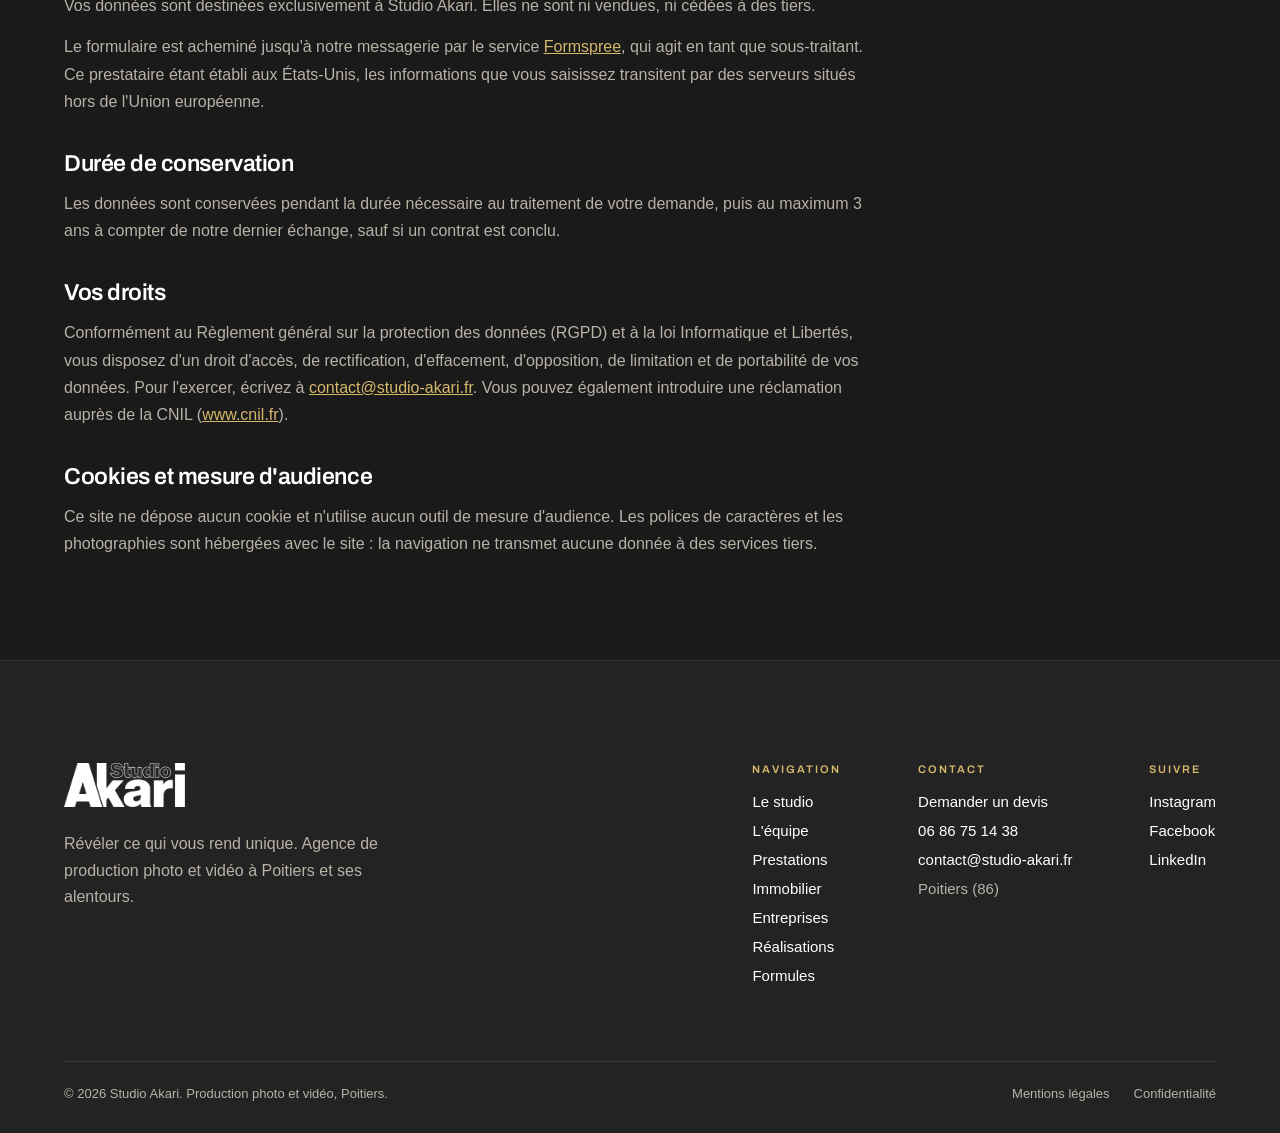
<file: mentions-legales.html>
<!DOCTYPE html>
<html lang="fr">
<head>
  <meta charset="utf-8">
  <meta name="viewport" content="width=device-width, initial-scale=1">
  <title>Mentions légales et confidentialité — Studio Akari</title>
  <meta name="description" content="Mentions légales et politique de confidentialité du site Studio Akari, production photo et vidéo à Poitiers.">
  <meta name="robots" content="noindex, follow">
  <meta name="theme-color" content="#1A1A1A">
  <link rel="icon" href="favicon.ico" sizes="any">
  <link rel="icon" href="assets/img/icon-512.png" type="image/png">
  <link rel="apple-touch-icon" href="assets/img/apple-touch-icon.png">
  <link rel="manifest" href="site.webmanifest">
  <link rel="preload" href="assets/fonts/archivo-latin.woff2" as="font" type="font/woff2" crossorigin>
  <link rel="stylesheet" href="assets/css/style.css?v=20261126-2">
  <script>
    (function (d) {
      var c = d.documentElement.classList;
      c.add('js');
      if (!window.matchMedia || !matchMedia('(prefers-reduced-motion: reduce)').matches) c.add('motion');
      // Filet de sécurité : si le script principal ne se charge pas, on affiche tout.
      setTimeout(function () { if (!window.__akari) c.remove('motion', 'js'); }, 4000);
    })(document);
  </script>
  <script src="assets/js/main.js?v=20261126-2" defer></script>
</head>
<body>
<a class="skip-link" href="#contenu">Aller au contenu</a>
<div class="grain" aria-hidden="true"><div class="grain__noise"></div></div>

<div class="page">
  <!-- En-tête -->
  <div class="header-spacer"></div>
  <header class="site-header">
    <div class="container site-header__bar">
      <a class="brand" href="index.html"><img src="assets/img/logo-blanc.png" alt="Studio Akari — accueil" width="94" height="34"></a>
      <nav class="nav" aria-label="Navigation principale">
        <a href="index.html">Le studio</a>
        <a href="clients.html">Clients &amp; réalisations</a>
        <a href="formules.html">Formules &amp; contact</a>
      </nav>
      <div class="header-actions">
        <a class="header-cta" href="formules.html#contact">Demander un devis</a>
        <button class="menu-toggle" type="button" aria-expanded="false" aria-controls="menu-mobile">Menu</button>
      </div>
    </div>
    <nav class="mobile-nav" id="menu-mobile" aria-label="Menu mobile" hidden>
      <a href="index.html">Le studio</a>
      <a href="clients.html">Clients &amp; réalisations</a>
      <a href="formules.html">Formules &amp; contact</a>
      <a class="mobile-nav__contact" href="formules.html#contact">Contact</a>
    </nav>
    <div class="scroll-progress"></div>
  </header>

  <main id="contenu">
    <section class="page-hero">
      <div class="glows glows--page" aria-hidden="true"><span></span><span></span></div>
      <div class="container page-hero__inner">
        <nav class="eyebrow breadcrumb" aria-label="Fil d'Ariane" data-reveal="fade">
          <a href="index.html">Le studio</a>
          <span class="eyebrow-line" data-reveal="line" data-delay="200"></span>
          <span aria-current="page">Mentions légales</span>
        </nav>
        <h1 class="display display--section">
          <span class="line"><span data-reveal="rise" data-delay="120">Mentions</span></span>
          <span class="line"><span class="shimmer" data-reveal="rise" data-delay="240">légales.</span></span>
        </h1>

        <div class="legal">
          <h2>Éditeur du site</h2>
          <p>Le site studio-akari.fr est édité par <strong>Studio Akari</strong>, société par actions simplifiée à associé unique (SASU) au capital de 200&nbsp;€, immatriculée au registre du commerce et des sociétés de Poitiers sous le numéro 107&nbsp;690&nbsp;117.</p>
          <ul>
            <li>Siège social&nbsp;: 48 avenue du Plateau des Glières, 86000 Poitiers</li>
            <li>TVA intracommunautaire&nbsp;: FR29&nbsp;107&nbsp;690&nbsp;117</li>
            <li>Présidente&nbsp;: la société GAROLOU, SASU immatriculée au RCS de Poitiers sous le numéro 928&nbsp;779&nbsp;800</li>
            <li>Directeur de la publication&nbsp;: Morgan LOUIS-EUGENE, représentant de la société GAROLOU</li>
            <li>Téléphone&nbsp;: <a href="tel:+33686751438">06&nbsp;86&nbsp;75&nbsp;14&nbsp;38</a></li>
            <li>Email&nbsp;: <a href="mailto:contact@studio-akari.fr">contact@studio-akari.fr</a></li>
          </ul>

          <h2>Hébergement</h2>
          <p>Le site est hébergé par <strong>OVH SAS</strong>, 2 rue Kellermann, 59100 Roubaix, France — téléphone&nbsp;: 1007 — <a href="https://www.ovhcloud.com/fr/" target="_blank" rel="noopener">www.ovhcloud.com</a>.</p>

          <h2>Propriété intellectuelle</h2>
          <p>L'ensemble des contenus de ce site (textes, logo, charte graphique, photographies et vidéos réalisées par Studio Akari) est protégé par le droit d'auteur. Toute reproduction ou diffusion, totale ou partielle, sans autorisation écrite préalable de Studio Akari est interdite.</p>

          <h2 id="confidentialite">Politique de confidentialité</h2>
          <h3>Données collectées</h3>
          <p>Le site ne recueille des données personnelles que lorsque vous remplissez le formulaire de demande de devis&nbsp;: nom et prénom, entreprise, adresse email, numéro de téléphone, ville du projet, description de votre besoin et préférences de contact.</p>

          <h3>Finalité et base légale</h3>
          <p>Ces informations servent uniquement à répondre à votre demande, à vous recontacter et à établir un devis. Elles sont traitées sur la base de votre consentement, exprimé en cochant la case prévue dans le formulaire, et des mesures précontractuelles prises à votre demande.</p>

          <h3>Destinataires</h3>
          <p>Vos données sont destinées exclusivement à Studio Akari. Elles ne sont ni vendues, ni cédées à des tiers.</p>
          <p>Le formulaire est acheminé jusqu'à notre messagerie par le service <a href="https://formspree.io" target="_blank" rel="noopener">Formspree</a>, qui agit en tant que sous-traitant. Ce prestataire étant établi aux États-Unis, les informations que vous saisissez transitent par des serveurs situés hors de l'Union européenne.</p>

          <h3>Durée de conservation</h3>
          <p>Les données sont conservées pendant la durée nécessaire au traitement de votre demande, puis au maximum 3 ans à compter de notre dernier échange, sauf si un contrat est conclu.</p>

          <h3>Vos droits</h3>
          <p>Conformément au Règlement général sur la protection des données (RGPD) et à la loi Informatique et Libertés, vous disposez d'un droit d'accès, de rectification, d'effacement, d'opposition, de limitation et de portabilité de vos données. Pour l'exercer, écrivez à <a href="mailto:contact@studio-akari.fr">contact@studio-akari.fr</a>. Vous pouvez également introduire une réclamation auprès de la CNIL (<a href="https://www.cnil.fr" target="_blank" rel="noopener">www.cnil.fr</a>).</p>

          <h3>Cookies et mesure d'audience</h3>
          <p>Ce site ne dépose aucun cookie et n'utilise aucun outil de mesure d'audience. Les polices de caractères et les photographies sont hébergées avec le site : la navigation ne transmet aucune donnée à des services tiers.</p>
        </div>
      </div>
    </section>
  </main>

  <!-- Pied de page -->
  <footer class="site-footer">
    <div class="container site-footer__inner">
      <div class="site-footer__top">
        <div class="site-footer__brand">
          <a href="index.html"><img src="assets/img/logo-blanc.png" alt="Studio Akari — accueil" width="121" height="44" loading="lazy"></a>
          <p>Révéler ce qui vous rend unique. Agence de production photo et vidéo à Poitiers et ses alentours.</p>
        </div>
        <div class="site-footer__cols">
          <nav class="site-footer__col" aria-labelledby="footer-nav">
            <h2 id="footer-nav">Navigation</h2>
            <a href="index.html#studio">Le studio</a>
            <a href="index.html#equipe">L'équipe</a>
            <a href="index.html#prestations">Prestations</a>
            <a href="clients.html#immobilier">Immobilier</a>
            <a href="clients.html#entreprises">Entreprises</a>
            <a href="clients.html#realisations">Réalisations</a>
            <a href="formules.html">Formules</a>
          </nav>
          <div class="site-footer__col">
            <h2>Contact</h2>
            <a href="formules.html#contact">Demander un devis</a>
            <a href="tel:+33686751438">06&nbsp;86&nbsp;75&nbsp;14&nbsp;38</a>
            <a href="mailto:contact@studio-akari.fr">contact@studio-akari.fr</a>
            <span>Poitiers (86)</span>
          </div>
          <div class="site-footer__col">
            <h2>Suivre</h2>
            <a href="https://www.instagram.com/studio__akari/" target="_blank" rel="noopener">Instagram</a>
            <a href="https://www.facebook.com/profile.php?id=61595607336107" target="_blank" rel="noopener">Facebook</a>
            <a href="https://www.linkedin.com/company/studio-akari86" target="_blank" rel="noopener">LinkedIn</a>
          </div>
        </div>
      </div>
      <div class="site-footer__bottom">
        <span>© 2026 Studio Akari. Production photo et vidéo, Poitiers.</span>
        <div class="site-footer__legal">
          <a href="mentions-legales.html" aria-current="page">Mentions légales</a>
          <a href="mentions-legales.html#confidentialite">Confidentialité</a>
        </div>
      </div>
    </div>
  </footer>
</div>
</body>
</html>
</file>
<file: assets/css/style.css>
/* ==========================================================================
   Studio Akari — feuille de style du site
   Charte : noir #1A1A1A / #232323, or #D6B86B / #C79B47, blanc #FFFFFF
   ========================================================================== */

/* ---------- Polices (auto-hébergées, aucune requête vers Google) ---------- */

@font-face {
  font-family: 'Archivo';
  font-style: normal;
  font-weight: 300 800;
  font-display: swap;
  src: url('../fonts/archivo-latin.woff2') format('woff2');
  unicode-range: U+0000-00FF, U+0131, U+0152-0153, U+02BB-02BC, U+02C6, U+02DA, U+02DC, U+0304, U+0308, U+0329, U+2000-206F, U+20AC, U+2122, U+2191, U+2193, U+2212, U+2215, U+FEFF, U+FFFD;
}

/* Sous-ensemble limité aux trois caractères 明かり */
@font-face {
  font-family: 'Noto Serif JP';
  font-style: normal;
  font-weight: 300;
  font-display: swap;
  src: url('../fonts/noto-serif-jp-akari.woff2') format('woff2');
  unicode-range: U+304B, U+308A, U+660E;
}

/* ---------- Variables ---------- */

:root {
  --ink: #1A1A1A;
  --ink-deep: #121212;
  --ink-raised: #232323;
  --ink-hover: #202020;
  --white: #FFFFFF;
  --gold: #D6B86B;
  --gold-deep: #C79B47;
  --gold-light: #F6E7BD;
  --bronze: #8C6B2E;
  --muted: #B8B2A7;
  --paper: #F5F3EE;
  --paper-line: #E6E1D6;
  --paper-muted: #5E594F;
  --paper-slot: #ECE8DF;
  --error: #F0A882;
  --line: rgba(255, 255, 255, 0.08);
  --line-2: rgba(255, 255, 255, 0.1);

  --font-display: 'Archivo', 'Helvetica Neue', Helvetica, Arial, sans-serif;
  --font-body: 'Helvetica Neue', Helvetica, Arial, sans-serif;

  --gutter: clamp(20px, 5vw, 72px);
  --header-h: 76px;
  --ease: cubic-bezier(.16, 1, .3, 1);
  --shimmer: linear-gradient(90deg, #C79B47 0%, #D6B86B 15%, #F6E7BD 25%, #D6B86B 35%, #C79B47 50%, #D6B86B 65%, #F6E7BD 75%, #D6B86B 85%, #C79B47 100%);

  color-scheme: dark;
}

/* ---------- Base ---------- */

*, *::before, *::after { box-sizing: border-box; }

html { scroll-behavior: smooth; }

body {
  margin: 0;
  background: var(--ink);
  color: var(--white);
  font-family: var(--font-body);
  -webkit-font-smoothing: antialiased;
  -moz-osx-font-smoothing: grayscale;
  text-rendering: optimizeLegibility;
  font-kerning: normal;
}

img { display: block; max-width: 100%; }
button, input, textarea { font: inherit; }
a { color: inherit; text-decoration: none; }
a:hover { color: var(--gold); }
::selection { background: var(--gold); color: var(--ink); }
[hidden] { display: none !important; }
[id] { scroll-margin-top: var(--header-h); }

:focus-visible { outline: 2px solid var(--gold); outline-offset: 3px; }

.sr-only {
  position: absolute !important;
  width: 1px; height: 1px;
  padding: 0; margin: -1px;
  overflow: hidden;
  clip: rect(0 0 0 0);
  white-space: nowrap;
  border: 0;
}

.skip-link {
  position: fixed;
  top: 12px; left: 12px;
  z-index: 100;
  padding: 12px 20px;
  border-radius: 999px;
  background: var(--gold);
  color: var(--ink);
  font-weight: 600;
  font-size: 14px;
  transform: translateY(-200%);
  transition: transform .2s;
}
.skip-link:focus { transform: none; color: var(--ink); }

.page {
  position: relative;
  min-height: 100vh;
  background: var(--ink);
  color: var(--white);
  overflow-x: clip;
}

.container {
  position: relative;
  max-width: 1280px;
  margin: 0 auto;
  padding-left: var(--gutter);
  padding-right: var(--gutter);
}

/* ---------- Animations ---------- */

@keyframes akariDrift { 0% { transform: translate(0, 0) scale(1); opacity: .8; } 100% { transform: translate(-7%, 9%) scale(1.12); opacity: 1; } }
@keyframes akariDriftB { 0% { transform: translate(0, 0) scale(1); opacity: .6; } 100% { transform: translate(10%, -6%) scale(1.2); opacity: .9; } }
@keyframes akariPulse { 0% { opacity: .4; } 100% { opacity: 1; } }
@keyframes akariGlow { 0% { opacity: .82; } 100% { opacity: 1; } }
@keyframes akariBreath { 0% { opacity: .75; transform: scale(1); } 100% { opacity: 1; transform: scale(1.06); } }
@keyframes akariSlide { 0% { transform: translateX(-3%); } 100% { transform: translateX(3%); } }
@keyframes akariFloat { 0% { transform: translate3d(0, 0, 0); } 100% { transform: translate3d(var(--dx, 10px), var(--dy, -20px), 0); } }
@keyframes akariSpin { to { transform: rotate(360deg); } }
@keyframes akariGrain { 0% { transform: translate(0, 0); } 20% { transform: translate(-6%, -9%); } 40% { transform: translate(8%, 4%); } 60% { transform: translate(-3%, 10%); } 80% { transform: translate(9%, -6%); } 100% { transform: translate(0, 0); } }
@keyframes akariMarquee { from { transform: translate3d(0, 0, 0); } to { transform: translate3d(-50%, 0, 0); } }
@keyframes akariShimmer { from { background-position: 0% 0; } to { background-position: 100% 0; } }

@media (prefers-reduced-motion: reduce) {
  html { scroll-behavior: auto; }
  *, *::before, *::after { animation-duration: .01ms !important; animation-iteration-count: 1 !important; }
}

/* Apparitions au défilement : masquées seulement quand le JS d'animation est actif */
.motion [data-reveal]:not(.is-revealed) { opacity: 0; }

/* ---------- Grain ---------- */

.grain {
  position: fixed;
  inset: 0;
  z-index: 60;
  pointer-events: none;
  overflow: hidden;
}
.grain__noise {
  position: absolute;
  inset: -100%;
  background-image: url("data:image/svg+xml,%3Csvg xmlns='http://www.w3.org/2000/svg' width='200' height='200'%3E%3Cfilter id='n'%3E%3CfeTurbulence type='fractalNoise' baseFrequency='.8' numOctaves='3' stitchTiles='stitch'/%3E%3CfeColorMatrix type='saturate' values='0'/%3E%3C/filter%3E%3Crect width='100%25' height='100%25' filter='url(%23n)'/%3E%3C/svg%3E");
  opacity: .1;
  animation: akariGrain .9s steps(6) infinite;
}

/* ---------- En-tête ---------- */

.header-spacer { height: var(--header-h); }

.site-header {
  position: fixed;
  top: 0; left: 0; right: 0;
  z-index: 50;
  background: rgba(20, 20, 20, 0.55);
  -webkit-backdrop-filter: blur(20px) saturate(140%);
  backdrop-filter: blur(20px) saturate(140%);
  border-bottom: 1px solid var(--line);
  transition: background .3s;
}
.site-header.is-open { background: rgba(20, 20, 20, 0.94); }

.site-header__bar {
  height: var(--header-h);
  display: flex;
  align-items: center;
  justify-content: space-between;
  gap: 24px;
}

.brand { display: flex; align-items: center; flex: none; }
.brand img { height: 34px; width: auto; }

.nav {
  display: flex;
  align-items: center;
  gap: clamp(20px, 2.6vw, 40px);
  font-size: 14px;
  letter-spacing: 0.02em;
}
.nav a { position: relative; padding: 8px 0; color: var(--white); }
.nav a:hover, .nav a[aria-current="page"] { color: var(--gold); }
.nav a[aria-current="page"]::after {
  content: "";
  position: absolute;
  left: 0; right: 0; bottom: 0;
  height: 1px;
  background: var(--gold);
  box-shadow: 0 0 12px rgba(214, 184, 107, 0.9);
}

.header-actions { display: flex; align-items: center; gap: 10px; }

.header-cta {
  padding: 12px 22px;
  border: 1px solid rgba(255, 255, 255, 0.55);
  border-radius: 999px;
  font-size: 14px;
  font-weight: 500;
  color: var(--white);
  white-space: nowrap;
  transition: all .2s;
}
.header-cta:hover { background: var(--gold); border-color: var(--gold); color: var(--ink); }

.menu-toggle {
  display: none;
  align-items: center;
  height: 44px;
  padding: 0 16px;
  border: 1px solid rgba(255, 255, 255, 0.18);
  border-radius: 999px;
  background: transparent;
  color: var(--white);
  font-size: 14px;
  cursor: pointer;
}

.mobile-nav {
  display: flex;
  flex-direction: column;
  padding: 8px var(--gutter) 28px;
  border-top: 1px solid var(--line);
  font-family: var(--font-display);
  font-size: 24px;
  font-weight: 600;
  letter-spacing: -0.02em;
}
.mobile-nav a { padding: 14px 0; border-bottom: 1px solid var(--line); }
.mobile-nav a[aria-current="page"], .mobile-nav .mobile-nav__contact { color: var(--gold); }
.mobile-nav .mobile-nav__contact { border-bottom: 0; }

.scroll-progress {
  position: absolute;
  left: 0; bottom: -1px;
  width: 100%;
  height: 2px;
  background: linear-gradient(90deg, #C79B47, #F6E7BD);
  transform-origin: left center;
  transform: scaleX(0);
  pointer-events: none;
}

@media (max-width: 899.98px) {
  .nav { display: none; }
  .menu-toggle { display: inline-flex; }
}
@media (min-width: 900px) {
  .mobile-nav { display: none !important; }
}
@media (max-width: 479.98px) {
  .header-cta { display: none; }
}

/* ---------- Typographie ---------- */

.eyebrow {
  display: flex;
  flex-wrap: wrap;
  align-items: center;
  gap: 14px;
  font-family: var(--font-display);
  font-size: 12px;
  font-weight: 600;
  letter-spacing: 0.2em;
  text-transform: uppercase;
  color: var(--gold);
}
.eyebrow-line { flex: none; width: 28px; height: 1px; background: var(--gold); }
.eyebrow--bronze { color: var(--bronze); }
.eyebrow--bronze .eyebrow-line { background: var(--bronze); }
.eyebrow--spaced { margin-bottom: 28px; }

.breadcrumb { margin-bottom: clamp(40px, 5vw, 64px); }
.breadcrumb a { color: var(--muted); }
.breadcrumb a:hover { color: var(--gold); }

.badge {
  margin-left: 8px;
  padding: 7px 12px;
  background: var(--gold);
  color: var(--ink);
  font-size: 11px;
  font-weight: 700;
  letter-spacing: 0.18em;
}

.display {
  margin: 0;
  font-family: var(--font-display);
  font-weight: 700;
}
.display--page { font-size: clamp(48px, 7vw, 112px); line-height: 0.94; letter-spacing: -0.045em; }
.display--section { font-size: clamp(44px, 5.8vw, 88px); line-height: 0.96; letter-spacing: -0.04em; }

/* Ligne masquée : le texte « monte » depuis le bas */
.line { display: block; overflow: hidden; padding: 0 0.04em 0.08em; margin: 0 -0.04em -0.08em; }
.line > span { display: inline-block; }

.outline { color: transparent; -webkit-text-stroke: 1.5px var(--white); }

.shimmer {
  color: transparent;
  background-image: var(--shimmer);
  background-size: 200% 100%;
  -webkit-background-clip: text;
  background-clip: text;
  animation: akariShimmer 6s linear infinite;
}

.title {
  margin: 0;
  font-family: var(--font-display);
  font-weight: 700;
  font-size: clamp(36px, 4.6vw, 64px);
  line-height: 1.02;
  letter-spacing: -0.035em;
  text-wrap: balance;
}

.lead {
  margin: 0;
  font-size: clamp(17px, 1.35vw, 19px);
  line-height: 1.65;
  color: var(--muted);
  text-wrap: pretty;
}

/* Utilitaire déclaré après les titres pour primer sur leur marge nulle */
.mt-28 { margin-top: 28px; }

/* ---------- Boutons ---------- */

.btn-row { display: flex; flex-wrap: wrap; gap: 12px; }

.btn {
  display: inline-flex;
  align-items: center;
  gap: 12px;
  padding: 18px 30px;
  border: 0;
  border-radius: 999px;
  background: transparent;
  color: inherit;
  font-size: 15px;
  font-weight: 500;
  cursor: pointer;
  transition: background .2s, border-color .2s, color .2s, box-shadow .3s;
}
.btn__arrow { color: var(--gold); }

.btn--gold {
  background: var(--gold);
  color: var(--ink);
  font-weight: 600;
  box-shadow: 0 0 40px rgba(214, 184, 107, 0.25);
}
.btn--gold:hover {
  background: var(--gold-deep);
  color: var(--ink);
  box-shadow: 0 0 60px rgba(214, 184, 107, 0.45);
}
.btn--gold .btn__arrow { color: inherit; }
.btn--flat, .btn--flat:hover { box-shadow: none; }

.btn--ghost {
  border: 1px solid rgba(255, 255, 255, 0.45);
  color: var(--white);
  -webkit-backdrop-filter: blur(8px);
  backdrop-filter: blur(8px);
}
.btn--ghost:hover { border-color: var(--gold); color: var(--gold); }

.btn--dark { background: var(--ink-raised); color: var(--white); }
.btn--dark:hover { background: var(--bronze); color: var(--white); }

.btn--sm { padding: 14px 24px; font-size: 14px; }

.btn--outline {
  background: transparent;
  border: 1px solid rgba(255, 255, 255, 0.45);
  color: var(--white);
}
.btn--outline:hover { background: var(--gold); border-color: var(--gold); color: var(--ink); }

/* ---------- Halos lumineux ---------- */

.glows { position: absolute; inset: 0; pointer-events: none; overflow: hidden; }
.glows > span { position: absolute; aspect-ratio: 1; border-radius: 50%; }

.glows--hero > span:nth-child(1) {
  top: -40%; right: -18%;
  width: min(1200px, 100vw);
  background: radial-gradient(circle at center, rgba(214, 184, 107, 0.3) 0%, rgba(199, 155, 71, 0.12) 36%, rgba(0, 0, 0, 0) 68%);
  animation: akariDrift 20s ease-in-out infinite alternate;
}
.glows--hero > span:nth-child(2) {
  bottom: -30%; left: -20%;
  width: min(800px, 80vw);
  background: radial-gradient(circle at center, rgba(199, 155, 71, 0.14) 0%, rgba(0, 0, 0, 0) 65%);
  animation: akariDriftB 26s ease-in-out infinite alternate;
}
.glows--page > span:nth-child(1) {
  top: -70%; right: -22%;
  width: min(1100px, 110vw);
  background: radial-gradient(circle at center, rgba(214, 184, 107, 0.26) 0%, rgba(199, 155, 71, 0.09) 38%, rgba(0, 0, 0, 0) 68%);
  animation: akariDrift 20s ease-in-out infinite alternate;
}
.glows--page > span:nth-child(2) {
  bottom: -80%; left: -25%;
  width: min(760px, 90vw);
  background: radial-gradient(circle at center, rgba(199, 155, 71, 0.12) 0%, rgba(0, 0, 0, 0) 65%);
  animation: akariDriftB 26s ease-in-out infinite alternate;
}
.glows--soft > span {
  top: 10%; left: -25%;
  width: min(1000px, 100vw);
  background: radial-gradient(circle at center, rgba(214, 184, 107, 0.18) 0%, rgba(0, 0, 0, 0) 64%);
  animation: akariDriftB 24s ease-in-out infinite alternate;
}
.glows--form > span:nth-child(1) {
  top: 25%; left: -10%;
  width: min(900px, 80vw);
  background: radial-gradient(circle, rgba(214, 184, 107, 0.24) 0%, rgba(0, 0, 0, 0) 62%);
  animation: akariDrift 22s ease-in-out infinite alternate;
}
.glows--form > span:nth-child(2) {
  top: -10%; right: -10%;
  width: min(760px, 70vw);
  background: radial-gradient(circle, rgba(246, 231, 189, 0.14) 0%, rgba(0, 0, 0, 0) 60%);
  animation: akariDriftB 26s ease-in-out infinite alternate;
}

/* Projecteur qui suit la souris dans l'accueil */
.spotlight {
  position: absolute;
  left: 68%; top: 32%;
  width: 760px; height: 760px;
  margin: -380px 0 0 -380px;
  border-radius: 50%;
  background: radial-gradient(circle, rgba(246, 231, 189, 0.16) 0%, rgba(214, 184, 107, 0.05) 42%, rgba(214, 184, 107, 0) 70%);
  pointer-events: none;
  transition: left 1.2s var(--ease), top 1.2s var(--ease);
}

/* ---------- Images ---------- */

.media {
  position: relative;
  overflow: hidden;
  margin: 0;
  background: var(--ink-raised);
}
.media > img,
.media > picture > img {
  position: absolute;
  inset: 0;
  width: 100%;
  height: 100%;
  object-fit: cover;
  object-position: var(--pos, 50% 50%);
  transform: scale(var(--zoom, 1));
  transition: opacity .6s ease;
}
.js .media > img:not(.is-loaded),
.js .media > picture > img:not(.is-loaded) { opacity: 0; }
/* Cadrage propre aux petits écrans : --pos-sm dans l'attribut style de l'image */
@media (max-width: 699.98px) {
  .media > img,
  .media > picture > img { object-position: var(--pos-sm, var(--pos, 50% 50%)); }
}
.media > .scene { position: absolute; inset: 0; }


.tag {
  position: absolute;
  top: 16px; left: 16px;
  padding: 8px 12px;
  background: rgba(20, 20, 20, 0.35);
  -webkit-backdrop-filter: blur(14px);
  backdrop-filter: blur(14px);
  border: 1px solid rgba(255, 255, 255, 0.16);
  font-family: var(--font-display);
  font-size: 11px;
  font-weight: 600;
  letter-spacing: 0.18em;
  text-transform: uppercase;
  pointer-events: none;
}

/* ---------- Sections ---------- */

.section { position: relative; }
.section--clip { overflow: hidden; }
.section--rule { border-top: 1px solid var(--line); }
.section--paper { background: var(--paper); color: var(--ink-raised); }

.pad { padding-top: clamp(88px, 10vw, 144px); padding-bottom: clamp(88px, 10vw, 144px); }
.pad-lg { padding-top: clamp(80px, 11vw, 152px); padding-bottom: clamp(80px, 11vw, 152px); }
.pad-head { padding-top: clamp(88px, 10vw, 144px); padding-bottom: clamp(48px, 5vw, 72px); }
.pad-bottom { padding-bottom: clamp(88px, 10vw, 144px); }

.split {
  display: grid;
  grid-template-columns: repeat(auto-fit, minmax(min(100%, 440px), 1fr));
  gap: clamp(48px, 7vw, 112px);
}

.head-foot {
  margin-top: clamp(40px, 5vw, 64px);
  display: grid;
  grid-template-columns: repeat(auto-fit, minmax(min(100%, 380px), 1fr));
  gap: 32px;
  align-items: end;
}

/* ---------- Accueil : hero plein écran ---------- */

.hero { position: relative; overflow: hidden; border-bottom: 1px solid var(--line); }
.hero--full {
  min-height: max(560px, calc(100vh - var(--header-h)));
  min-height: max(560px, calc(100svh - var(--header-h)));
  display: flex;
  align-items: flex-end;
  background: var(--ink-deep);
}
/* Photo du studio : elle garde ses proportions et s'efface en bas dans le fond sombre.
   Le cadrage (plus bas) place l'enseigne « Studio Akari » du mur végétal en haut,
   au-dessus du texte, quelle que soit la taille de l'écran. */
.hero__bg {
  position: absolute;
  left: 0; right: 0; top: 0;
  background: var(--ink-deep);
  -webkit-mask-image: linear-gradient(180deg, #000 78%, transparent 100%);
  mask-image: linear-gradient(180deg, #000 78%, transparent 100%);
}
.hero__bg > img { object-position: 50% 50%; }

/* Assombrit la photo pour garder le titre lisible (texte aligné à gauche, bas de page plus dense) */
.hero__shade {
  position: absolute;
  inset: 0;
  pointer-events: none;
  background:
    linear-gradient(90deg, rgba(18, 18, 18, 0.5) 0%, rgba(18, 18, 18, 0.15) 55%, rgba(18, 18, 18, 0) 100%),
    linear-gradient(180deg, rgba(18, 18, 18, 0.15) 0%, rgba(18, 18, 18, 0.35) 40%, rgba(18, 18, 18, 0.92) 100%);
}

.hero__content {
  width: 100%;
  /* Espacements calés sur la hauteur de l'écran : tout le haut de page tient sur un portable 13-15 pouces */
  padding-top: clamp(40px, 14vh, 160px);
  padding-bottom: clamp(24px, 6vh, 64px);
  pointer-events: none;
}
.hero__eyebrow { margin-bottom: 28px; text-shadow: 0 1px 14px rgba(0, 0, 0, 0.65); }
.display--full { font-size: clamp(52px, min(8.6vw, 14vh), 136px); line-height: 0.92; letter-spacing: -0.045em; }

/* Cadrage de la photo et début du texte, calculés d'après la position de l'enseigne
   dans la photo d'origine (1350 × 1080 px : enseigne et halo entre y = 345 et y = 490). */
@media (max-width: 699.98px) {
  /* Téléphones : photo zoomée (5:7) pour que l'enseigne reste lisible */
  .hero__bg { aspect-ratio: 5 / 7; }
  .hero__bg > img { object-position: 20% 50%; }
  .hero__content { padding-top: calc(63.5vw + 32px); }
}
@media (min-width: 700px) and (max-aspect-ratio: 5/4) {
  /* Tablettes en portrait : photo entière */
  .hero__bg { aspect-ratio: 1350 / 1080; }
  .hero__content { padding-top: calc(36.3vw + 32px); }
}
@media (min-width: 700px) and (min-aspect-ratio: 5/4) {
  /* Ordinateurs : le haut du plafond (280 px sur 1080) est rogné, l'enseigne passe en haut */
  .hero__bg { top: -20.74vw; aspect-ratio: 1350 / 1080; }
  .hero__content { padding-top: calc(15.56vw + 32px); }
}

.hero__row {
  margin-top: clamp(24px, 6vh, 64px);
  display: flex;
  flex-wrap: wrap;
  justify-content: space-between;
  align-items: flex-end;
  gap: 32px;
}

.scroll-cue {
  display: flex;
  align-items: center;
  gap: 14px;
  font-family: var(--font-display);
  font-size: 11px;
  font-weight: 600;
  letter-spacing: 0.18em;
  text-transform: uppercase;
  color: var(--muted);
}
.scroll-cue__track { position: relative; width: 1px; height: 56px; background: rgba(255, 255, 255, 0.2); overflow: hidden; }
.scroll-cue__bar {
  position: absolute;
  left: 0; top: 0;
  width: 1px; height: 50%;
  background: var(--gold);
  animation: akariScrollcue 2.2s cubic-bezier(.6, 0, .2, 1) infinite;
}
@keyframes akariScrollcue { from { transform: translateY(-100%); } to { transform: translateY(200%); } }

.hero__card {
  pointer-events: auto;
  flex: 0 1 560px;
  padding: clamp(28px, 3.2vw, 44px);
  background: rgba(20, 20, 20, 0.35);
  -webkit-backdrop-filter: blur(20px) saturate(140%);
  backdrop-filter: blur(20px) saturate(140%);
  border: 1px solid rgba(255, 255, 255, 0.12);
}
.hero__card p { margin: 0; font-size: clamp(17px, 1.35vw, 19px); line-height: 1.65; color: #E4DFD6; text-wrap: pretty; }
.hero__card .btn-row { margin-top: 24px; }

/* Marge basse des bandeaux image pleine largeur (page Clients) */
.hero__media { padding-bottom: clamp(72px, 8vw, 120px); }

/* ---------- Bandeau défilant ---------- */

.marquee {
  position: relative;
  overflow: hidden;
  border-bottom: 1px solid var(--line);
  padding: clamp(24px, 3vw, 40px) 0;
}
.marquee__track {
  display: flex;
  width: max-content;
  animation: akariMarquee 42s linear infinite;
}
.marquee__group {
  display: flex;
  align-items: center;
  gap: clamp(28px, 4vw, 56px);
  padding-right: clamp(28px, 4vw, 56px);
  margin: 0;
  list-style: none;
  font-family: var(--font-display);
  font-weight: 700;
  font-size: clamp(36px, 5.5vw, 84px);
  line-height: 1.05;
  letter-spacing: -0.04em;
  white-space: nowrap;
}
.marquee__group .outline { -webkit-text-stroke-width: 1.2px; }
.marquee__dot {
  flex: none;
  width: 14px; height: 14px;
  border-radius: 50%;
  background: var(--gold);
  box-shadow: 0 0 24px 4px rgba(214, 184, 107, 0.5);
}
.marquee__fade {
  position: absolute;
  inset: 0;
  pointer-events: none;
  background: linear-gradient(90deg, var(--ink) 0%, rgba(26, 26, 26, 0) 12%, rgba(26, 26, 26, 0) 88%, var(--ink) 100%);
}

/* ---------- Accueil : le studio ---------- */

.studio__grid {
  margin-top: 32px;
  display: grid;
  grid-template-columns: minmax(0, 1fr);
  gap: clamp(48px, 7vw, 112px);
}
.studio__photo { aspect-ratio: 4 / 5; }
/* Deux colonnes : la photo occupe toute la hauteur du texte,
   du haut de « 明かり » jusqu'au dernier trait sous « Outils de pointe » */
@media (min-width: 960px) {
  .studio__grid { grid-template-columns: minmax(0, 1fr) minmax(0, 1fr); align-items: stretch; }
  /* léger décalage : le haut de la photo s'aligne sur le haut du caractère 明 (≈ 0,07 em) */
  .studio__photo { aspect-ratio: auto; margin-top: clamp(4.5px, 0.56vw, 7.8px); }
}

.kanji {
  position: relative;
  margin: 0 0 12px;
  font-family: 'Noto Serif JP', serif;
  font-weight: 300;
  font-size: clamp(64px, 8vw, 112px);
  line-height: 1;
  color: var(--gold);
  letter-spacing: 0.04em;
}
.kanji__glow {
  position: absolute;
  left: 0; top: 0;
  filter: blur(22px);
  opacity: 0.75;
  color: var(--gold-light);
  pointer-events: none;
}
.kanji__text { position: relative; }

.studio__lead { margin-top: 28px; max-width: 560px; }

.values { margin: 48px 0 0; padding: 0; list-style: none; }
.values__item {
  display: grid;
  grid-template-columns: 56px 1fr;
  gap: 16px;
  padding: 24px 0;
  border-top: 1px solid var(--line-2);
}
.values__item:last-child { border-bottom: 1px solid var(--line-2); }
.values__num { font-family: var(--font-display); font-size: 13px; font-weight: 600; color: var(--gold); padding-top: 6px; }
.values__title { margin: 0; font-family: var(--font-display); font-size: clamp(22px, 2vw, 28px); font-weight: 600; letter-spacing: -0.02em; }
.values__text { margin: 8px 0 0; font-size: 16px; line-height: 1.6; color: var(--muted); }


/* ---------- Accueil : qui sommes-nous ? ---------- */

.team__head {
  display: grid;
  grid-template-columns: repeat(auto-fit, minmax(min(100%, 440px), 1fr));
  gap: 32px clamp(48px, 7vw, 112px);
  align-items: end;
  margin-bottom: clamp(48px, 5vw, 72px);
}
.team__lead { max-width: 480px; }

.team {
  margin: 0;
  padding: 0;
  list-style: none;
  display: grid;
  grid-template-columns: 1fr;
  gap: 24px;
}
/* Trois colonnes dès la tablette : jamais de carte seule sur une ligne */
@media (min-width: 760px) {
  .team { grid-template-columns: repeat(3, minmax(0, 1fr)); gap: clamp(16px, 2vw, 24px); }
}
.member {
  display: flex;
  flex-direction: column;
  background: rgba(255, 255, 255, 0.035);
  border: 1px solid var(--line-2);
  transition: border-color .3s;
}
.member:hover { border-color: rgba(214, 184, 107, 0.6); }
.member__photo { aspect-ratio: 4 / 5; }
.member__photo > img { transition: opacity .6s ease, transform 1.2s var(--ease); }
.member:hover .member__photo > img { transform: scale(1.03); }
.member__body { flex: 1; padding: clamp(24px, 2.6vw, 36px); }
.member__num { font-family: var(--font-display); font-size: 13px; font-weight: 600; color: var(--gold); }
.member__name {
  margin: 12px 0 0;
  font-family: var(--font-display);
  font-weight: 700;
  font-size: clamp(28px, 2.6vw, 36px);
  line-height: 1.05;
  letter-spacing: -0.03em;
}
.member__role {
  margin: 10px 0 0;
  font-family: var(--font-display);
  font-size: 12px;
  font-weight: 600;
  letter-spacing: 0.2em;
  text-transform: uppercase;
  color: var(--gold);
}
.member__text { margin: 18px 0 0; font-size: 16px; line-height: 1.65; color: var(--muted); text-wrap: pretty; }

/* ---------- Accueil : prestations ---------- */

.prestations__head {
  display: grid;
  grid-template-columns: repeat(auto-fit, minmax(min(100%, 440px), 1fr));
  gap: 32px clamp(48px, 7vw, 112px);
  align-items: end;
  margin-bottom: clamp(48px, 5vw, 72px);
}
.prestations__lead { max-width: 480px; color: var(--paper-muted); }

.offers {
  display: grid;
  grid-template-columns: repeat(auto-fit, minmax(min(100%, 460px), 1fr));
  gap: 24px;
}
.offer {
  scroll-margin-top: 100px;
  display: flex;
  flex-direction: column;
  background: var(--white);
  border: 1px solid var(--paper-line);
}
.media--offer { aspect-ratio: 16 / 10; background: var(--paper-slot); }
.offer__body { flex: 1; display: flex; flex-direction: column; padding: clamp(28px, 3.2vw, 44px); }
.offer__num { font-family: var(--font-display); font-size: 13px; font-weight: 600; color: var(--bronze); }
.offer__title { margin: 12px 0 0; font-family: var(--font-display); font-weight: 700; font-size: clamp(28px, 2.6vw, 36px); line-height: 1.05; letter-spacing: -0.03em; }
.offer__text { margin: 12px 0 0; font-size: 16px; line-height: 1.65; color: var(--paper-muted); text-wrap: pretty; }
.offer__lists {
  flex: 1;
  margin-top: 32px;
  display: grid;
  grid-template-columns: repeat(auto-fit, minmax(min(100%, 180px), 1fr));
  gap: 24px 32px;
}
.offer__label {
  margin: 0 0 8px;
  font-family: var(--font-display);
  font-size: 11px;
  font-weight: 600;
  letter-spacing: 0.18em;
  text-transform: uppercase;
  color: var(--bronze);
}
.offer__list { margin: 0; padding: 0; list-style: none; }
.offer__list li { padding: 14px 0; border-top: 1px solid var(--paper-line); font-size: 15px; }
.offer__actions { margin-top: 32px; display: flex; flex-wrap: wrap; align-items: center; gap: 16px 24px; }
.offer__more { font-size: 14px; font-weight: 500; color: var(--bronze); text-decoration: underline; text-underline-offset: 3px; }
.offer__more:hover { color: var(--ink-raised); }

/* ---------- Accueil : méthode ---------- */

.methode__title { max-width: 820px; }
.steps {
  margin: clamp(48px, 5vw, 72px) 0 0;
  padding: 0;
  list-style: none;
  display: grid;
  grid-template-columns: repeat(auto-fit, minmax(min(100%, 240px), 1fr));
  gap: 48px 24px;
}
.step { padding-top: 28px; border-top: 1px solid rgba(255, 255, 255, 0.14); }
.step__num {
  font-family: var(--font-display);
  font-weight: 700;
  font-size: clamp(56px, 5vw, 72px);
  line-height: 1;
  letter-spacing: -0.04em;
  color: transparent;
  -webkit-text-stroke: 1px var(--gold);
}
.step--final { border-top-color: var(--gold); }
.step--final .step__num { color: var(--gold); -webkit-text-stroke: 0; }
.step__title { margin: 28px 0 0; font-family: var(--font-display); font-size: clamp(20px, 1.8vw, 24px); font-weight: 600; letter-spacing: -0.02em; }
.step__text { margin: 12px 0 0; font-size: 16px; line-height: 1.65; color: var(--muted); text-wrap: pretty; }

/* ---------- Pages intérieures : en-tête ---------- */

.page-hero { position: relative; overflow: hidden; }
.page-hero--rule { border-bottom: 1px solid var(--line); }
.page-hero__inner { padding-top: clamp(72px, 8vw, 120px); padding-bottom: clamp(72px, 8vw, 120px); }
.page-hero__inner--tall { padding-bottom: clamp(88px, 10vw, 144px); }
.page-hero__lead { max-width: 540px; }

.jumps {
  display: grid;
  grid-template-columns: repeat(auto-fit, minmax(min(100%, 200px), 1fr));
  gap: 12px;
}
.jump {
  display: flex;
  align-items: center;
  justify-content: space-between;
  gap: 16px;
  padding: 20px 24px;
  border: 1px solid rgba(255, 255, 255, 0.14);
  background: rgba(20, 20, 20, 0.35);
  -webkit-backdrop-filter: blur(12px);
  backdrop-filter: blur(12px);
  transition: border-color .2s, color .2s;
}
.jump:hover { border-color: var(--gold); color: var(--gold); }
.jump__label { display: flex; align-items: baseline; gap: 14px; }
.jump__num { font-family: var(--font-display); font-size: 12px; font-weight: 600; color: var(--gold); }
.jump__name { font-family: var(--font-display); font-size: 18px; font-weight: 600; letter-spacing: -0.01em; }
.jump__arrow { color: var(--gold); }

/* ---------- Clients : sections ---------- */

.sector__lead { max-width: 560px; }
.media--wide { width: 100%; aspect-ratio: 21 / 9; min-height: 280px; }

.checklist { margin: 32px 0 0; padding: 0; list-style: none; border-bottom: 1px solid var(--line-2); }
.checklist li {
  display: grid;
  grid-template-columns: 48px 1fr;
  align-items: baseline;
  gap: 16px;
  padding: 24px 0;
  border-top: 1px solid var(--line-2);
}
.checklist__num { font-family: var(--font-display); font-size: 13px; font-weight: 600; color: var(--gold); }
.checklist__label { font-family: var(--font-display); font-size: clamp(20px, 1.8vw, 24px); font-weight: 600; letter-spacing: -0.02em; }

.partner-card {
  padding: clamp(28px, 3.2vw, 44px);
  background: rgba(255, 255, 255, 0.035);
  border: 1px solid rgba(214, 184, 107, 0.45);
  -webkit-backdrop-filter: blur(24px);
  backdrop-filter: blur(24px);
}
.partner-card__label { font-family: var(--font-display); font-size: 12px; font-weight: 600; letter-spacing: 0.2em; text-transform: uppercase; color: var(--gold); }
.partner-card__text {
  margin: 12px 0 0;
  font-family: var(--font-display);
  font-size: clamp(20px, 1.8vw, 24px);
  font-weight: 600;
  line-height: 1.35;
  letter-spacing: -0.01em;
  text-wrap: pretty;
}
.partner-card .btn { margin-top: 28px; }

.formats-label { margin-bottom: clamp(48px, 5vw, 72px); }
.formats {
  margin: 0;
  padding: 0;
  list-style: none;
  display: grid;
  grid-template-columns: repeat(auto-fit, minmax(min(100%, 300px), 1fr));
  gap: 1px;
  background: var(--line-2);
  border: 1px solid var(--line-2);
}
.format { padding: clamp(28px, 3.2vw, 44px); background: var(--ink); transition: background .25s; }
.format:hover { background: var(--ink-raised); }
.format__num { font-family: var(--font-display); font-size: 13px; font-weight: 600; color: var(--gold); }
.format__title { margin: 48px 0 0; font-family: var(--font-display); font-size: clamp(20px, 1.8vw, 24px); font-weight: 600; letter-spacing: -0.02em; }
.format__text { margin: 12px 0 0; font-size: 16px; line-height: 1.65; color: var(--muted); text-wrap: pretty; }

.work__foot {
  margin-top: clamp(40px, 5vw, 64px);
  display: flex;
  flex-wrap: wrap;
  justify-content: space-between;
  align-items: flex-end;
  gap: 32px;
}
.work__lead { max-width: 460px; }

.chip {
  display: inline-flex;
  align-items: center;
  padding: 11px 18px;
  border-radius: 999px;
  border: 1px solid rgba(255, 255, 255, 0.22);
  background: transparent;
  color: var(--white);
  font-size: 14px;
  cursor: pointer;
  transition: border-color .2s;
  user-select: none;
}
.chip:hover { border-color: var(--gold); }
.chip--lg { padding: 13px 20px; }
.chip--xl { padding: 13px 22px; }
.chip[aria-pressed="true"],
.chip-opt input:checked + .chip {
  border-color: var(--gold);
  background: var(--gold);
  color: var(--ink);
  font-weight: 600;
}
.chip-opt input:focus-visible + .chip { outline: 2px solid var(--gold); outline-offset: 3px; }
.chips { display: flex; flex-wrap: wrap; gap: 8px; }

.gallery { display: flex; flex-wrap: wrap; gap: 16px; }
.gallery__item { flex: 1 1 320px; }
.gallery__item--wide { flex: 2 1 520px; }
.gallery__item--half { flex: 1 1 420px; }
.gallery__item--tall { height: clamp(300px, 38vw, 500px); }
.gallery__item--short { height: clamp(280px, 30vw, 400px); }

/* ---------- Clients : vidéos immobilières ---------- */

.reels__head {
  display: grid;
  grid-template-columns: repeat(auto-fit, minmax(min(100%, 440px), 1fr));
  gap: 32px clamp(48px, 7vw, 112px);
  align-items: end;
  margin-bottom: clamp(48px, 5vw, 72px);
}
.reels__lead { max-width: 500px; }

/* Téléphones et tablettes : les vidéos défilent horizontalement, une à la fois */
.reels {
  margin: 0 calc(-1 * var(--gutter));
  padding: 0 var(--gutter) 8px;
  list-style: none;
  display: flex;
  gap: 16px;
  overflow-x: auto;
  scroll-snap-type: x mandatory;
  scroll-padding-inline: var(--gutter);
  scrollbar-width: thin;
  scrollbar-color: rgba(214, 184, 107, 0.4) transparent;
}
.reel { flex: 0 0 min(78%, 340px); scroll-snap-align: start; }
@media (min-width: 900px) {
  .reels { margin: 0; padding: 0; display: grid; grid-template-columns: repeat(3, minmax(0, 1fr)); gap: clamp(16px, 2vw, 28px); overflow: visible; }
}

.reel__frame {
  position: relative;
  aspect-ratio: 9 / 16;
  overflow: hidden;
  border-radius: 18px;
  border: 1px solid var(--line-2);
  background: var(--ink-deep);
}
.reel__video { position: absolute; inset: 0; width: 100%; height: 100%; object-fit: cover; display: block; }
.reel__play {
  position: absolute;
  inset: 0;
  display: none;
  align-items: center;
  justify-content: center;
  padding: 0;
  border: 0;
  background: linear-gradient(180deg, rgba(18, 18, 18, 0) 55%, rgba(18, 18, 18, 0.55) 100%);
  cursor: pointer;
}
.js .reel__play { display: flex; }
.reel.is-playing .reel__play { display: none; }
.reel__icon {
  position: relative;
  width: 72px;
  height: 72px;
  border-radius: 50%;
  background: var(--gold);
  box-shadow: 0 0 40px rgba(214, 184, 107, 0.45);
  transition: transform .3s var(--ease), background .2s;
}
.reel__icon::after {
  content: "";
  position: absolute;
  left: 29px;
  top: 23px;
  border-style: solid;
  border-width: 13px 0 13px 21px;
  border-color: transparent transparent transparent var(--ink);
}
.reel__play:hover .reel__icon, .reel__play:focus-visible .reel__icon { transform: scale(1.08); background: var(--gold-light); }
.reel__duration {
  position: absolute;
  right: 14px;
  bottom: 14px;
  padding: 5px 10px;
  border-radius: 999px;
  background: rgba(18, 18, 18, 0.6);
  -webkit-backdrop-filter: blur(8px);
  backdrop-filter: blur(8px);
  color: var(--white);
  font-family: var(--font-display);
  font-size: 12px;
  font-weight: 600;
  letter-spacing: 0.06em;
}
.reel__body { padding-top: 20px; }
.reel__place {
  font-family: var(--font-display);
  font-size: 11px;
  font-weight: 600;
  letter-spacing: 0.18em;
  text-transform: uppercase;
  color: var(--gold);
}
.reel__title { margin: 8px 0 0; font-family: var(--font-display); font-size: clamp(20px, 1.8vw, 24px); font-weight: 600; letter-spacing: -0.02em; }
.reel__facts { margin: 8px 0 0; font-size: 15px; line-height: 1.5; color: var(--muted); }
.reel__links { margin-top: 16px; display: flex; flex-wrap: wrap; gap: 8px 18px; font-size: 14px; font-weight: 500; }
.reel__links a { text-decoration: underline; text-decoration-color: rgba(214, 184, 107, 0.5); text-underline-offset: 4px; }
.reel__links a span { color: var(--gold); }

/* ---------- Clients : annonces mises en valeur ---------- */

.annonces { display: flex; flex-direction: column; gap: clamp(56px, 7vw, 96px); }
.annonce { display: grid; grid-template-columns: minmax(0, 1fr); gap: 28px; align-items: center; }
@media (min-width: 1000px) {
  .annonce { grid-template-columns: minmax(0, 7fr) minmax(0, 5fr); gap: clamp(40px, 5vw, 72px); }
  .annonce--reverse .annonce__gallery { order: 2; }
}

.annonce__gallery { display: flex; flex-direction: column; gap: 10px; }
.annonce__thumbs { display: grid; grid-template-columns: repeat(4, minmax(0, 1fr)); gap: 10px; }
.annonce__shot {
  position: relative;
  display: block;
  width: 100%;
  aspect-ratio: 4 / 3;
  padding: 0;
  overflow: hidden;
  border: 1px solid var(--line-2);
  background: var(--ink-raised);
  cursor: zoom-in;
}
.annonce__shot img { width: 100%; height: 100%; object-fit: cover; transition: transform .8s var(--ease), opacity .3s; }
.annonce__shot:hover img, .annonce__shot:focus-visible img { transform: scale(1.03); }
.annonce__thumbs .annonce__shot:hover img { opacity: .85; }
.annonce__shot--main::after {
  content: "Voir les 5 photos";
  position: absolute;
  left: 14px;
  top: 14px;
  padding: 7px 12px;
  background: rgba(18, 18, 18, 0.6);
  -webkit-backdrop-filter: blur(10px);
  backdrop-filter: blur(10px);
  border: 1px solid rgba(255, 255, 255, 0.16);
  color: var(--white);
  font-family: var(--font-display);
  font-size: 11px;
  font-weight: 600;
  letter-spacing: 0.16em;
  text-transform: uppercase;
}

.annonce__meta { display: flex; flex-wrap: wrap; align-items: center; gap: 8px 10px; }
.annonce__place {
  margin-right: 4px;
  font-family: var(--font-display);
  font-size: 12px;
  font-weight: 600;
  letter-spacing: 0.2em;
  text-transform: uppercase;
  color: var(--gold);
}
.annonce__status, .annonce__badge {
  padding: 5px 10px;
  border-radius: 999px;
  font-family: var(--font-display);
  font-size: 11px;
  font-weight: 600;
  letter-spacing: 0.08em;
}
.annonce__status { border: 1px solid rgba(255, 255, 255, 0.25); color: var(--white); }
.annonce__badge { background: rgba(214, 184, 107, 0.14); border: 1px solid rgba(214, 184, 107, 0.5); color: var(--gold-light); }
.annonce__title {
  margin: 16px 0 0;
  font-family: var(--font-display);
  font-weight: 700;
  font-size: clamp(28px, 2.8vw, 40px);
  line-height: 1.05;
  letter-spacing: -0.03em;
}
.annonce__facts { margin: 12px 0 0; font-size: 16px; color: var(--muted); }
.annonce__points { margin: 24px 0 0; padding: 0; list-style: none; }
.annonce__points li { display: flex; gap: 14px; padding: 12px 0; border-top: 1px solid var(--line-2); font-size: 15px; line-height: 1.5; }
.annonce__points li:last-child { border-bottom: 1px solid var(--line-2); }
.annonce__points li::before { content: "+"; flex: none; color: var(--gold); }
.annonce__done { margin-top: 24px; display: flex; flex-wrap: wrap; align-items: center; gap: 10px 14px; }
.annonce__done-label {
  font-family: var(--font-display);
  font-size: 11px;
  font-weight: 600;
  letter-spacing: 0.18em;
  text-transform: uppercase;
  color: var(--muted);
}
.annonce__tags { margin: 0; padding: 0; list-style: none; display: flex; flex-wrap: wrap; gap: 6px; }
.annonce__tags li { padding: 6px 12px; border-radius: 999px; background: var(--ink-raised); border: 1px solid var(--line-2); font-size: 13px; }
.annonce__actions { margin-top: 28px; display: flex; flex-wrap: wrap; align-items: center; gap: 14px 22px; }
.annonce__link { font-size: 14px; font-weight: 500; text-decoration: underline; text-decoration-color: rgba(214, 184, 107, 0.5); text-underline-offset: 4px; }
.annonce__link span { color: var(--gold); }

/* Visionneuse plein écran */
.lightbox {
  width: 100vw;
  height: 100vh;
  max-width: none;
  max-height: none;
  margin: 0;
  padding: 0;
  border: 0;
  background: rgba(10, 10, 10, 0.96);
  color: var(--white);
  overscroll-behavior: contain;
}
.lightbox[open] { display: flex; align-items: center; justify-content: center; }
.lightbox::backdrop { background: rgba(10, 10, 10, 0.9); }
.lightbox__figure { margin: 0; display: flex; flex-direction: column; align-items: center; gap: 14px; max-width: 100%; }
.lightbox__img {
  display: block;
  max-width: min(100vw - 32px, 1500px);
  max-height: calc(100vh - 120px);
  max-height: calc(100dvh - 120px);
  width: auto;
  height: auto;
  object-fit: contain;
  touch-action: pan-y;
  user-select: none;
}
.lightbox__caption { display: flex; gap: 16px; align-items: baseline; padding: 0 16px; font-size: 14px; color: var(--muted); text-align: center; }
.lightbox__title { color: var(--white); font-family: var(--font-display); font-weight: 600; }
.lightbox__btn {
  position: fixed;
  width: 52px;
  height: 52px;
  border-radius: 50%;
  border: 1px solid rgba(255, 255, 255, 0.3);
  background: rgba(18, 18, 18, 0.6);
  color: var(--white);
  font-size: 20px;
  cursor: pointer;
  transition: border-color .2s, color .2s;
}
.lightbox__btn:hover, .lightbox__btn:focus-visible { border-color: var(--gold); color: var(--gold); }
.lightbox__prev { left: 16px; top: 50%; transform: translateY(-50%); }
.lightbox__next { right: 16px; top: 50%; transform: translateY(-50%); }
.lightbox__close { right: 16px; top: 16px; }
@media (max-width: 699.98px) {
  .lightbox__prev, .lightbox__next { top: auto; bottom: 16px; transform: none; }
}

/* ---------- Formules ---------- */

.formules__lead { margin-top: clamp(40px, 5vw, 64px); max-width: 560px; }

.plans {
  margin-top: clamp(48px, 5vw, 72px);
  display: grid;
  grid-template-columns: repeat(auto-fit, minmax(min(100%, 320px), 1fr));
  gap: 24px;
}
.plan {
  position: relative;
  display: flex;
  flex-direction: column;
  padding: clamp(28px, 3.2vw, 44px);
  background: rgba(255, 255, 255, 0.035);
  border: 1px solid var(--line-2);
  -webkit-backdrop-filter: blur(24px);
  backdrop-filter: blur(24px);
  transition: border-color .3s, background .3s;
}
.plan:hover { border-color: rgba(214, 184, 107, 0.6); }
.plan__name { margin: 0; font-family: var(--font-display); font-weight: 700; font-size: clamp(28px, 2.6vw, 36px); line-height: 1.05; letter-spacing: -0.03em; }
.plan__name span { display: block; }
.plan__name span + span { margin-top: 4px; }
.plan__sig { color: transparent; -webkit-text-stroke: 1px var(--white); }
.plan__body { flex: 1; }
.plan__intro { margin: 20px 0 0; font-size: 15px; line-height: 1.6; color: var(--muted); text-wrap: pretty; }
.plan__label {
  margin: 28px 0 0;
  font-family: var(--font-display);
  font-size: 11px;
  font-weight: 600;
  letter-spacing: 0.18em;
  text-transform: uppercase;
  color: var(--gold);
}
.plan__list { margin: 10px 0 0; padding: 0; list-style: none; }
.plan__list li { display: flex; gap: 14px; padding: 11px 0; border-top: 1px solid var(--line-2); font-size: 15px; line-height: 1.45; }
.plan__list li:last-child { border-bottom: 1px solid var(--line-2); }
.plan__list li::before { content: "+"; flex: none; color: var(--gold); }
.plan__options { margin: 8px 0 0; padding: 0; list-style: none; }
.plan__options li { display: flex; gap: 12px; padding: 5px 0; font-size: 14px; line-height: 1.45; color: var(--muted); }
.plan__options li::before { content: "+"; flex: none; color: rgba(214, 184, 107, 0.55); }
.plan__foot { margin-top: 32px; display: flex; align-items: center; justify-content: space-between; gap: 16px; flex-wrap: wrap; }
.plan__price { font-family: var(--font-display); font-size: 13px; font-weight: 600; letter-spacing: 0.18em; text-transform: uppercase; color: var(--muted); }

.plan--featured {
  background: linear-gradient(160deg, rgba(214, 184, 107, 0.22) 0%, rgba(214, 184, 107, 0.06) 55%, rgba(255, 255, 255, 0.03) 100%);
  border-color: rgba(214, 184, 107, 0.45);
}
.plan--featured:hover { border-color: rgba(214, 184, 107, 0.8); }
.plan--featured .plan__sig { -webkit-text-stroke-color: var(--gold); }
.plan__badge {
  position: absolute;
  top: 0;
  right: clamp(28px, 3vw, 40px);
  transform: translateY(-50%);
  padding: 8px 14px;
  background: var(--gold);
  color: var(--ink);
  font-family: var(--font-display);
  font-size: 11px;
  font-weight: 700;
  letter-spacing: 0.18em;
  text-transform: uppercase;
  box-shadow: 0 0 30px rgba(214, 184, 107, 0.4);
}
.plan--featured .btn--gold { box-shadow: none; border: 1px solid var(--gold); }
.plan--featured .btn--gold:hover { box-shadow: none; border-color: var(--gold-deep); }

.plans__note {
  margin-top: 40px;
  display: flex;
  flex-wrap: wrap;
  align-items: center;
  justify-content: space-between;
  gap: 16px 32px;
  padding-top: 28px;
  border-top: 1px solid var(--line-2);
}
.plans__note p { margin: 0; font-size: 15px; color: var(--muted); }
.plans__note a { display: inline-flex; align-items: center; gap: 10px; font-size: 15px; font-weight: 500; color: var(--white); }
.plans__note a:hover { color: var(--gold); }

/* ---------- Contact ---------- */

.contact__grid { display: flex; flex-wrap: wrap; gap: clamp(48px, 6vw, 96px); }
.contact__intro { flex: 1 1 340px; }
.contact__lead { margin-top: 28px; max-width: 440px; }
.contact__info { margin: 48px 0 0; max-width: 440px; display: flex; flex-direction: column; }
.contact__info > * {
  display: flex;
  flex-direction: column;
  gap: 6px;
  padding: 20px 0;
  border-top: 1px solid rgba(255, 255, 255, 0.12);
}
.contact__info > *:last-child { border-bottom: 1px solid rgba(255, 255, 255, 0.12); }
.info-label {
  font-family: var(--font-display);
  font-size: 11px;
  font-weight: 600;
  letter-spacing: 0.18em;
  text-transform: uppercase;
  color: var(--muted);
}
.info-value {
  margin: 0;
  font-family: var(--font-display);
  font-size: clamp(20px, 1.8vw, 24px);
  font-weight: 600;
  letter-spacing: -0.02em;
}

.contact__panel {
  position: relative;
  overflow: hidden;
  isolation: isolate;
  flex: 1.5 1 480px;
  min-width: 0;
  background: rgba(35, 35, 35, 0.5);
  -webkit-backdrop-filter: blur(24px) saturate(140%);
  backdrop-filter: blur(24px) saturate(140%);
  border: 1px solid var(--line-2);
  padding: clamp(28px, 4vw, 56px);
}

/* Photo du studio en fond du formulaire : prolongée en haut et en bas (photo d'origine
   nette au centre), voilée pour que les champs restent lisibles */
.contact__bg { position: absolute; inset: 0; z-index: -1; margin: 0; }
.contact__bg picture { display: contents; }
.contact__bg::after {
  content: "";
  position: absolute;
  inset: 0;
  background: linear-gradient(180deg, rgba(20, 20, 20, 0.82) 0%, rgba(20, 20, 20, 0.5) 30%, rgba(20, 20, 20, 0.5) 62%, rgba(20, 20, 20, 0.85) 100%);
}
/* Une version plus allongée de la photo est servie aux téléphones (balise <picture>) */
.contact__panel .form__label { text-shadow: 0 1px 10px rgba(0, 0, 0, 0.85); }
.contact__panel .chip { background: rgba(18, 18, 18, 0.5); -webkit-backdrop-filter: blur(6px); backdrop-filter: blur(6px); }
.contact__panel .field input, .contact__panel .field textarea { background: rgba(18, 18, 18, 0.35); padding-left: 10px; padding-right: 10px; }
.contact__panel .consent__label { text-shadow: 0 1px 10px rgba(0, 0, 0, 0.85); }

.form { display: flex; flex-direction: column; gap: 32px; }
.form fieldset { margin: 0; padding: 0; border: 0; min-width: 0; }
.form__group { display: flex; flex-direction: column; gap: 14px; }
.form__label {
  padding: 0;
  font-family: var(--font-display);
  font-size: 11px;
  font-weight: 600;
  letter-spacing: 0.18em;
  text-transform: uppercase;
  color: var(--muted);
}
.form__group > .form__label { margin-bottom: 14px; }
.form__fields {
  display: grid;
  grid-template-columns: repeat(auto-fit, minmax(min(100%, 220px), 1fr));
  gap: 28px;
}
.field { display: flex; flex-direction: column; gap: 8px; }
.field input, .field textarea {
  width: 100%;
  padding: 12px 0;
  border: none;
  border-bottom: 1px solid rgba(255, 255, 255, 0.25);
  border-radius: 0;
  background: transparent;
  color: var(--white);
  font-size: 17px;
  outline: none;
  transition: border-color .2s;
}
.field textarea { line-height: 1.6; resize: vertical; }
.field input:focus, .field textarea:focus { border-bottom-color: var(--gold); }
.field input::placeholder, .field textarea::placeholder { color: rgba(184, 178, 167, 0.55); }
.field [aria-invalid="true"] { border-bottom-color: var(--error); }
.field-error { font-size: 13px; color: var(--error); }
.field-error:empty { display: none; }

.formule-pill {
  display: flex;
  align-items: center;
  justify-content: space-between;
  gap: 16px;
  padding: 14px 18px;
  border: 1px solid rgba(214, 184, 107, 0.5);
  background: rgba(214, 184, 107, 0.08);
  font-size: 14px;
}
.formule-pill strong { color: var(--gold); font-weight: 600; }
.formule-pill button {
  border: none;
  background: transparent;
  color: var(--muted);
  font-size: 13px;
  cursor: pointer;
  text-decoration: underline;
}

.consent { display: flex; flex-direction: column; gap: 8px; }
.consent__label {
  display: flex;
  align-items: flex-start;
  gap: 14px;
  color: var(--muted);
  font-size: 14px;
  line-height: 1.55;
  cursor: pointer;
}
.consent__box {
  flex: none;
  width: 20px; height: 20px;
  margin-top: 1px;
  border: 1px solid rgba(255, 255, 255, 0.4);
  display: flex;
  align-items: center;
  justify-content: center;
}
.consent__box::after { content: ""; width: 12px; height: 12px; background: var(--gold); transform: scale(0); transition: transform .15s; }
.consent__label input:checked + .consent__box::after { transform: scale(1); }
.consent__label input:focus-visible + .consent__box { outline: 2px solid var(--gold); outline-offset: 3px; }
.consent .field-error { padding-left: 34px; }
.consent a { text-decoration: underline; }

.form__foot { display: flex; flex-wrap: wrap; align-items: center; justify-content: space-between; gap: 20px; padding-top: 8px; }
.form__note { font-size: 13px; color: var(--muted); }
.form__submit { padding: 18px 32px; font-size: 16px; box-shadow: none; }
.form__submit:hover { box-shadow: none; }
.form__submit[disabled] { opacity: .6; cursor: progress; }
.form__status { margin: 0; padding: 14px 18px; border: 1px solid rgba(240, 168, 130, 0.5); background: rgba(240, 168, 130, 0.08); font-size: 14px; line-height: 1.55; }
.form__status a { text-decoration: underline; }

.hp { position: absolute; left: -10000px; width: 1px; height: 1px; overflow: hidden; }

.success { min-height: 520px; display: flex; flex-direction: column; justify-content: center; gap: 24px; outline: none; }
.success__mark { width: 64px; height: 64px; border-radius: 50%; border: 1px solid var(--gold); display: flex; align-items: center; justify-content: center; }
.success__mark::after { content: ""; width: 14px; height: 14px; border-radius: 50%; background: var(--gold); }
.success__title { margin: 0; font-family: var(--font-display); font-weight: 700; font-size: clamp(34px, 4vw, 52px); letter-spacing: -0.035em; line-height: 1; }
.success__text { margin: 0; max-width: 460px; font-size: clamp(17px, 1.35vw, 19px); line-height: 1.65; color: var(--muted); }
.success .btn-row { margin-top: 8px; }

/* ---------- Pied de page ---------- */

.next-page { display: block; border-top: 1px solid var(--line); transition: background .3s, color .3s; }
.next-page:hover { background: var(--ink-hover); color: var(--gold); }
.next-page__inner {
  padding-top: clamp(56px, 6vw, 88px);
  padding-bottom: clamp(56px, 6vw, 88px);
  display: flex;
  flex-wrap: wrap;
  align-items: flex-end;
  justify-content: space-between;
  gap: 24px 48px;
}
.next-page .eyebrow { color: var(--muted); }
.next-page__label {
  margin-top: 18px;
  font-family: var(--font-display);
  font-weight: 700;
  font-size: clamp(44px, 5.8vw, 88px);
  line-height: 0.96;
  letter-spacing: -0.04em;
}
.next-page__arrow {
  flex: none;
  width: clamp(72px, 8vw, 112px);
  height: clamp(72px, 8vw, 112px);
  border-radius: 50%;
  border: 1px solid currentColor;
  display: flex;
  align-items: center;
  justify-content: center;
  font-size: clamp(24px, 2.6vw, 36px);
}

.cta {
  position: relative;
  overflow: hidden;
  border-top: 1px solid var(--line);
  background: radial-gradient(60% 90% at 88% 100%, rgba(214, 184, 107, 0.18) 0%, rgba(214, 184, 107, 0) 70%), var(--ink);
}
.cta__row {
  margin-top: 28px;
  display: flex;
  flex-wrap: wrap;
  align-items: flex-end;
  justify-content: space-between;
  gap: 40px 64px;
}
.cta__title { font-size: clamp(48px, 7vw, 112px); line-height: 0.94; letter-spacing: -0.045em; }
.cta__title span { display: block; color: var(--gold); }
.cta__side { flex: 0 1 420px; display: flex; flex-direction: column; gap: 28px; }

.site-footer { background: var(--ink-raised); border-top: 1px solid var(--line); }
.site-footer__inner { padding-top: clamp(64px, 8vw, 104px); padding-bottom: 32px; }
.site-footer__top { display: flex; flex-wrap: wrap; justify-content: space-between; gap: 48px; }
.site-footer__brand { flex: 1 1 260px; max-width: 360px; }
.site-footer__brand img { height: 44px; width: auto; }
.site-footer__brand p { margin: 24px 0 0; font-size: 16px; line-height: 1.65; color: var(--muted); }
.site-footer__cols { display: flex; flex-wrap: wrap; gap: 40px clamp(40px, 6vw, 96px); }
.site-footer__col { display: flex; flex-direction: column; gap: 12px; font-size: 15px; }
.site-footer__col h2 {
  margin: 0 0 6px;
  font-family: var(--font-display);
  font-size: 11px;
  font-weight: 600;
  letter-spacing: 0.18em;
  text-transform: uppercase;
  color: var(--gold);
}
.site-footer__col span { color: var(--muted); }
.site-footer__bottom {
  display: flex;
  flex-wrap: wrap;
  justify-content: space-between;
  gap: 12px 32px;
  margin-top: clamp(56px, 6vw, 88px);
  padding-top: 24px;
  border-top: 1px solid var(--line-2);
  font-size: 13px;
  color: var(--muted);
}
.site-footer__legal { display: flex; gap: 24px; }

/* ---------- Mentions légales ---------- */

.legal { max-width: 820px; }
.legal h2 {
  margin: 64px 0 0;
  font-family: var(--font-display);
  font-weight: 700;
  font-size: clamp(28px, 2.6vw, 36px);
  line-height: 1.05;
  letter-spacing: -0.03em;
}
.legal h3 { margin: 36px 0 0; font-family: var(--font-display); font-size: clamp(20px, 1.8vw, 24px); font-weight: 600; letter-spacing: -0.02em; }
.legal p, .legal li { font-size: 16px; line-height: 1.7; color: var(--muted); }
.legal p { margin: 14px 0 0; }
.legal ul { margin: 14px 0 0; padding-left: 20px; }
.legal strong { color: var(--white); font-weight: 600; }
.legal a { color: var(--gold); text-decoration: underline; }
</file>
